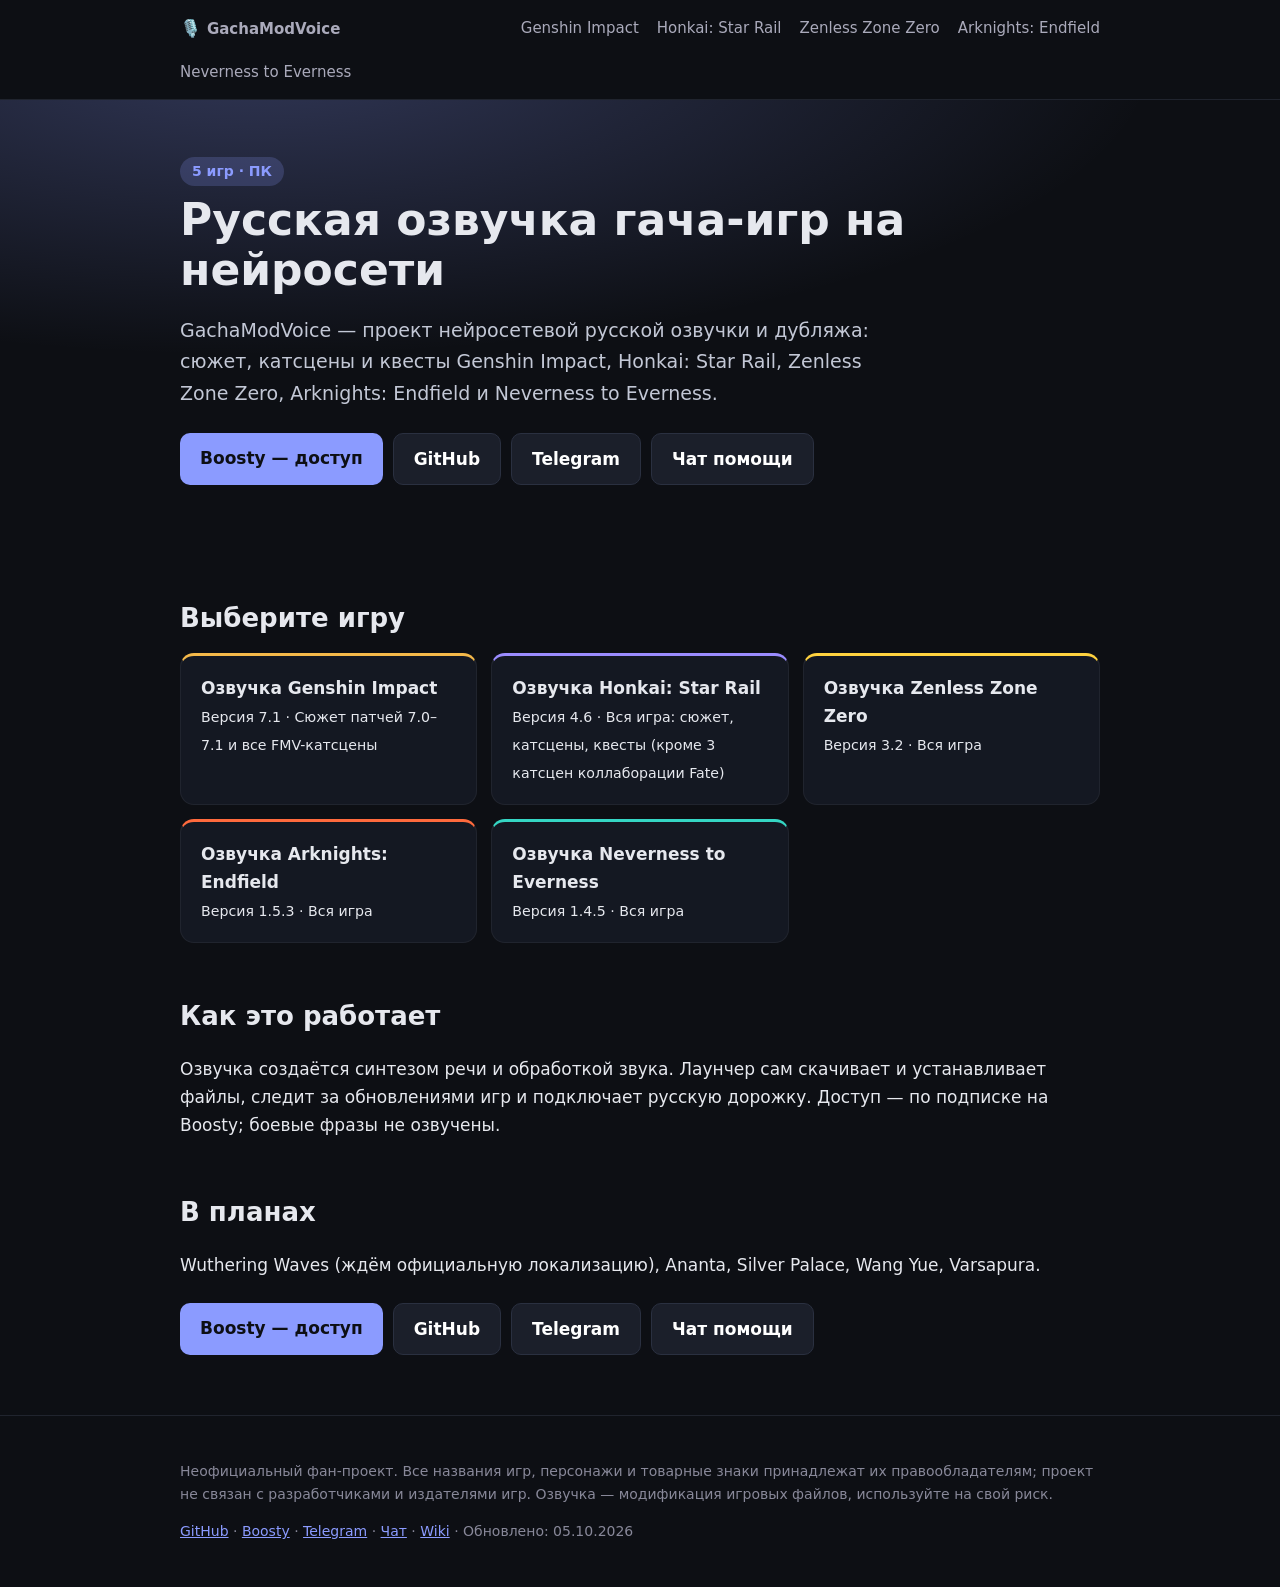
<file: docs/index.html>
<!doctype html><html lang="ru"><head><meta charset="utf-8"><meta name="viewport" content="width=device-width,initial-scale=1">
<title>GachaModVoice — русская озвучка гача-игр: Genshin, Star Rail, ZZZ, Endfield, NTE</title><meta name="description" content="Нейросетевая русская озвучка для Genshin Impact, Honkai: Star Rail, Zenless Zone Zero, Arknights: Endfield и Neverness to Everness на ПК. Версии, демо, инструкции."><link rel="canonical" href="https://kramar1337.github.io/GachaModVoice/">
<meta property="og:type" content="website"><meta property="og:locale" content="ru_RU"><meta property="og:title" content="GachaModVoice — русская озвучка гача-игр: Genshin, Star Rail, ZZZ, Endfield, NTE"><meta property="og:description" content="Нейросетевая русская озвучка для Genshin Impact, Honkai: Star Rail, Zenless Zone Zero, Arknights: Endfield и Neverness to Everness на ПК. Версии, демо, инструкции."><meta property="og:url" content="https://kramar1337.github.io/GachaModVoice/">
<meta name="twitter:card" content="summary"><link rel="icon" href="data:image/svg+xml,%3Csvg xmlns='http://www.w3.org/2000/svg' viewBox='0 0 100 100'%3E%3Ctext y='.9em' font-size='90'%3E🎙️%3C/text%3E%3C/svg%3E">
<link rel="stylesheet" href="assets/style.css"><script type="application/ld+json">[{"@context": "https://schema.org", "@type": "WebSite", "name": "GachaModVoice", "url": "https://kramar1337.github.io/GachaModVoice/", "inLanguage": "ru"}]</script><style>.grid a.card{border-top:3px solid var(--c)}</style></head><body><header class="t"><div class="w"><b>🎙️ <a href="">GachaModVoice</a></b><a href="genshin-impact/">Genshin Impact</a><a href="honkai-star-rail/">Honkai: Star Rail</a><a href="zenless-zone-zero/">Zenless Zone Zero</a><a href="arknights-endfield/">Arknights: Endfield</a><a href="neverness-to-everness/">Neverness to Everness</a></div></header><main><section class="hero"><div class="w"><span class="badge">5 игр · ПК</span><h1>Русская озвучка гача-игр на нейросети</h1>
<p class="lead">GachaModVoice — проект нейросетевой русской озвучки и дубляжа: сюжет, катсцены и квесты Genshin Impact, Honkai: Star Rail, Zenless Zone Zero, Arknights: Endfield и Neverness to Everness.</p><div class="btns"><a class="btn p" href="https://boosty.to/kramar1337">Boosty — доступ</a><a class="btn" href="https://github.com/Kramar1337/GachaModVoice">GitHub</a><a class="btn" href="https://t.me/GachaModVoice">Telegram</a><a class="btn" href="https://t.me/GachaModVoiceChat">Чат помощи</a></div></div></section><div class="w">
<h2>Выберите игру</h2><div class="grid"><a class="card" href="genshin-impact/" style="--c:#f5b94a"><b>Озвучка Genshin Impact</b><br><small>Версия 7.1 · Сюжет патчей 7.0–7.1 и все FMV-катсцены</small></a><a class="card" href="honkai-star-rail/" style="--c:#9b8cff"><b>Озвучка Honkai: Star Rail</b><br><small>Версия 4.6 · Вся игра: сюжет, катсцены, квесты (кроме 3 катсцен коллаборации Fate)</small></a><a class="card" href="zenless-zone-zero/" style="--c:#ffd23f"><b>Озвучка Zenless Zone Zero</b><br><small>Версия 3.2 · Вся игра</small></a><a class="card" href="arknights-endfield/" style="--c:#ff6a3d"><b>Озвучка Arknights: Endfield</b><br><small>Версия 1.5.3 · Вся игра</small></a><a class="card" href="neverness-to-everness/" style="--c:#35d6c4"><b>Озвучка Neverness to Everness</b><br><small>Версия 1.4.5 · Вся игра</small></a></div>
<h2>Как это работает</h2><p>Озвучка создаётся синтезом речи и обработкой звука. Лаунчер сам скачивает и устанавливает файлы, следит за обновлениями игр и подключает русскую дорожку. Доступ — по подписке на Boosty; боевые фразы не озвучены.</p>
<h2>В планах</h2><p>Wuthering Waves (ждём официальную локализацию), Ananta, Silver Palace, Wang Yue, Varsapura.</p><div class="btns"><a class="btn p" href="https://boosty.to/kramar1337">Boosty — доступ</a><a class="btn" href="https://github.com/Kramar1337/GachaModVoice">GitHub</a><a class="btn" href="https://t.me/GachaModVoice">Telegram</a><a class="btn" href="https://t.me/GachaModVoiceChat">Чат помощи</a></div></div></main><footer><div class="w"><p>Неофициальный фан-проект. Все названия игр, персонажи и товарные знаки принадлежат их правообладателям; проект не связан с разработчиками и издателями игр. Озвучка — модификация игровых файлов, используйте на свой риск.</p>
<p><a href="https://github.com/Kramar1337/GachaModVoice">GitHub</a> · <a href="https://boosty.to/kramar1337">Boosty</a> · <a href="https://t.me/GachaModVoice">Telegram</a> · <a href="https://t.me/GachaModVoiceChat">Чат</a> · <a href="https://github.com/Kramar1337/GachaModVoice/wiki">Wiki</a> · Обновлено: 05.10.2026</p></div></footer></body></html>
</file>
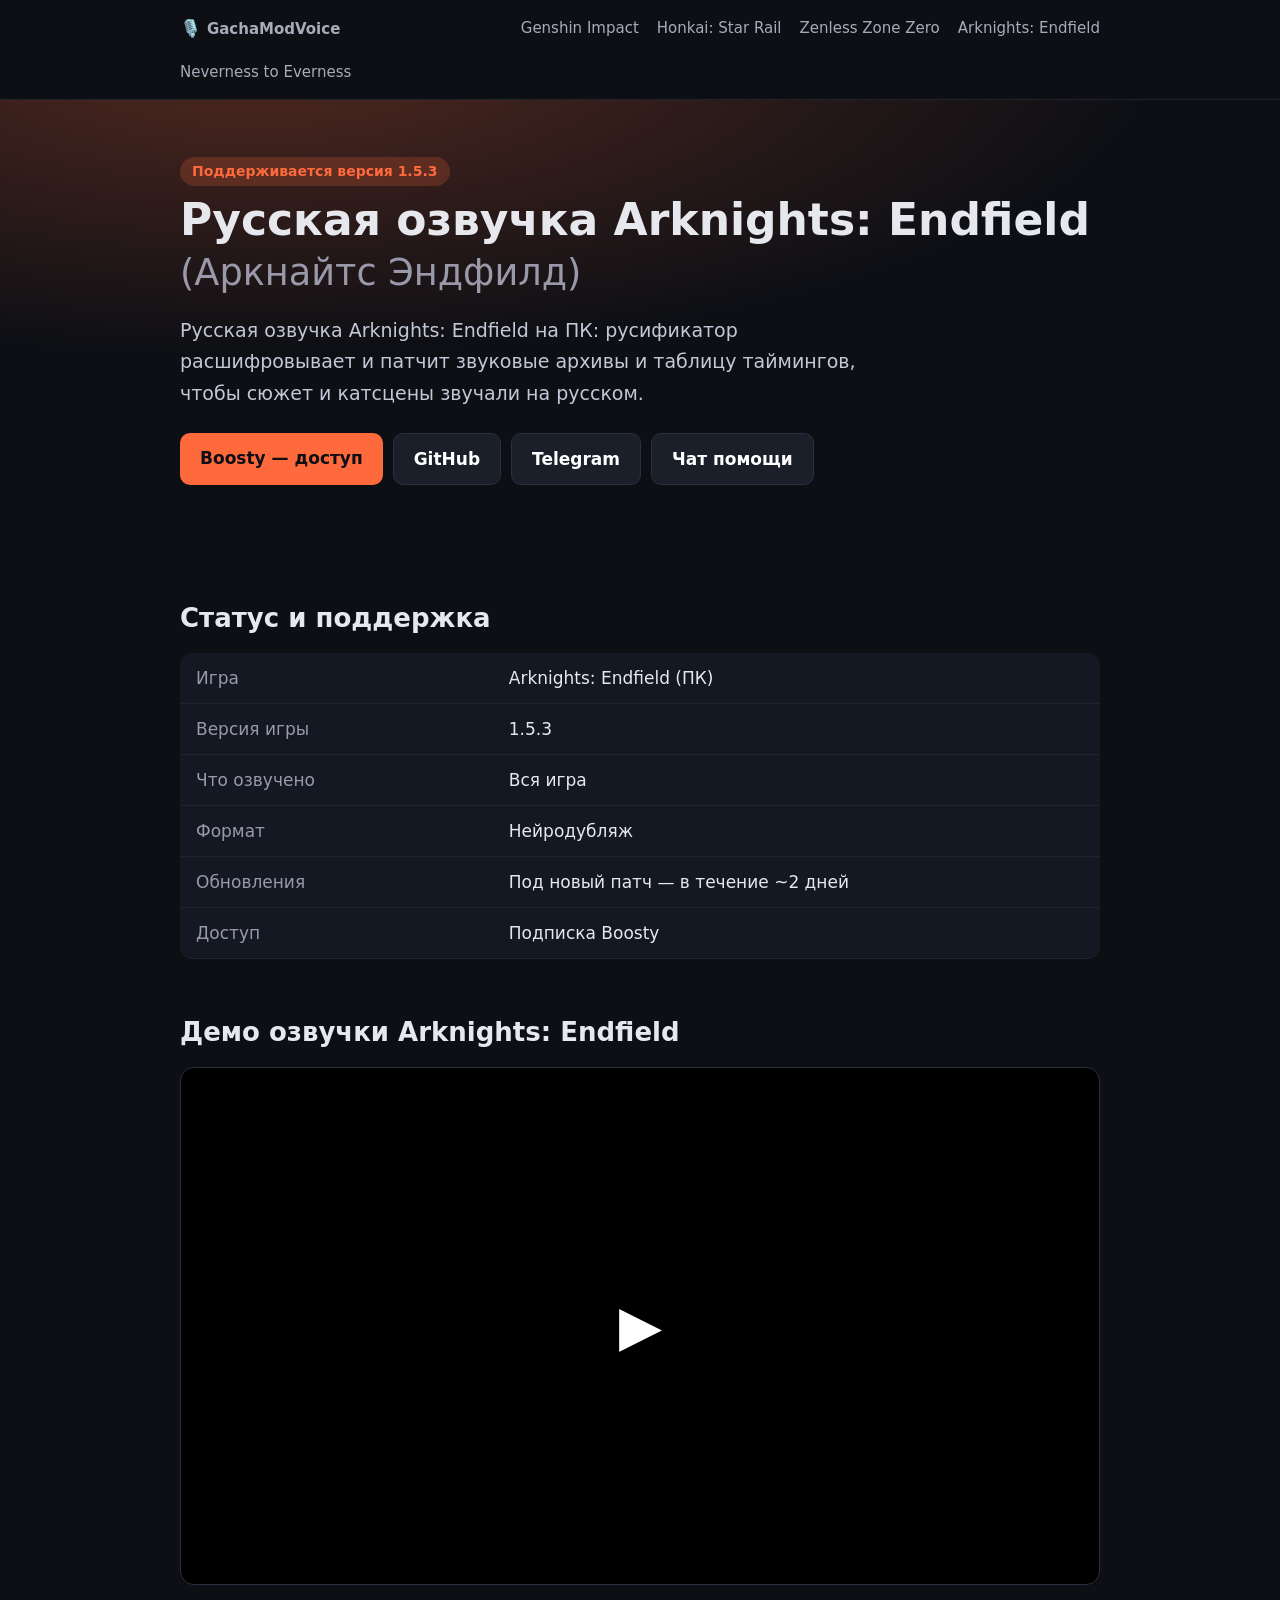
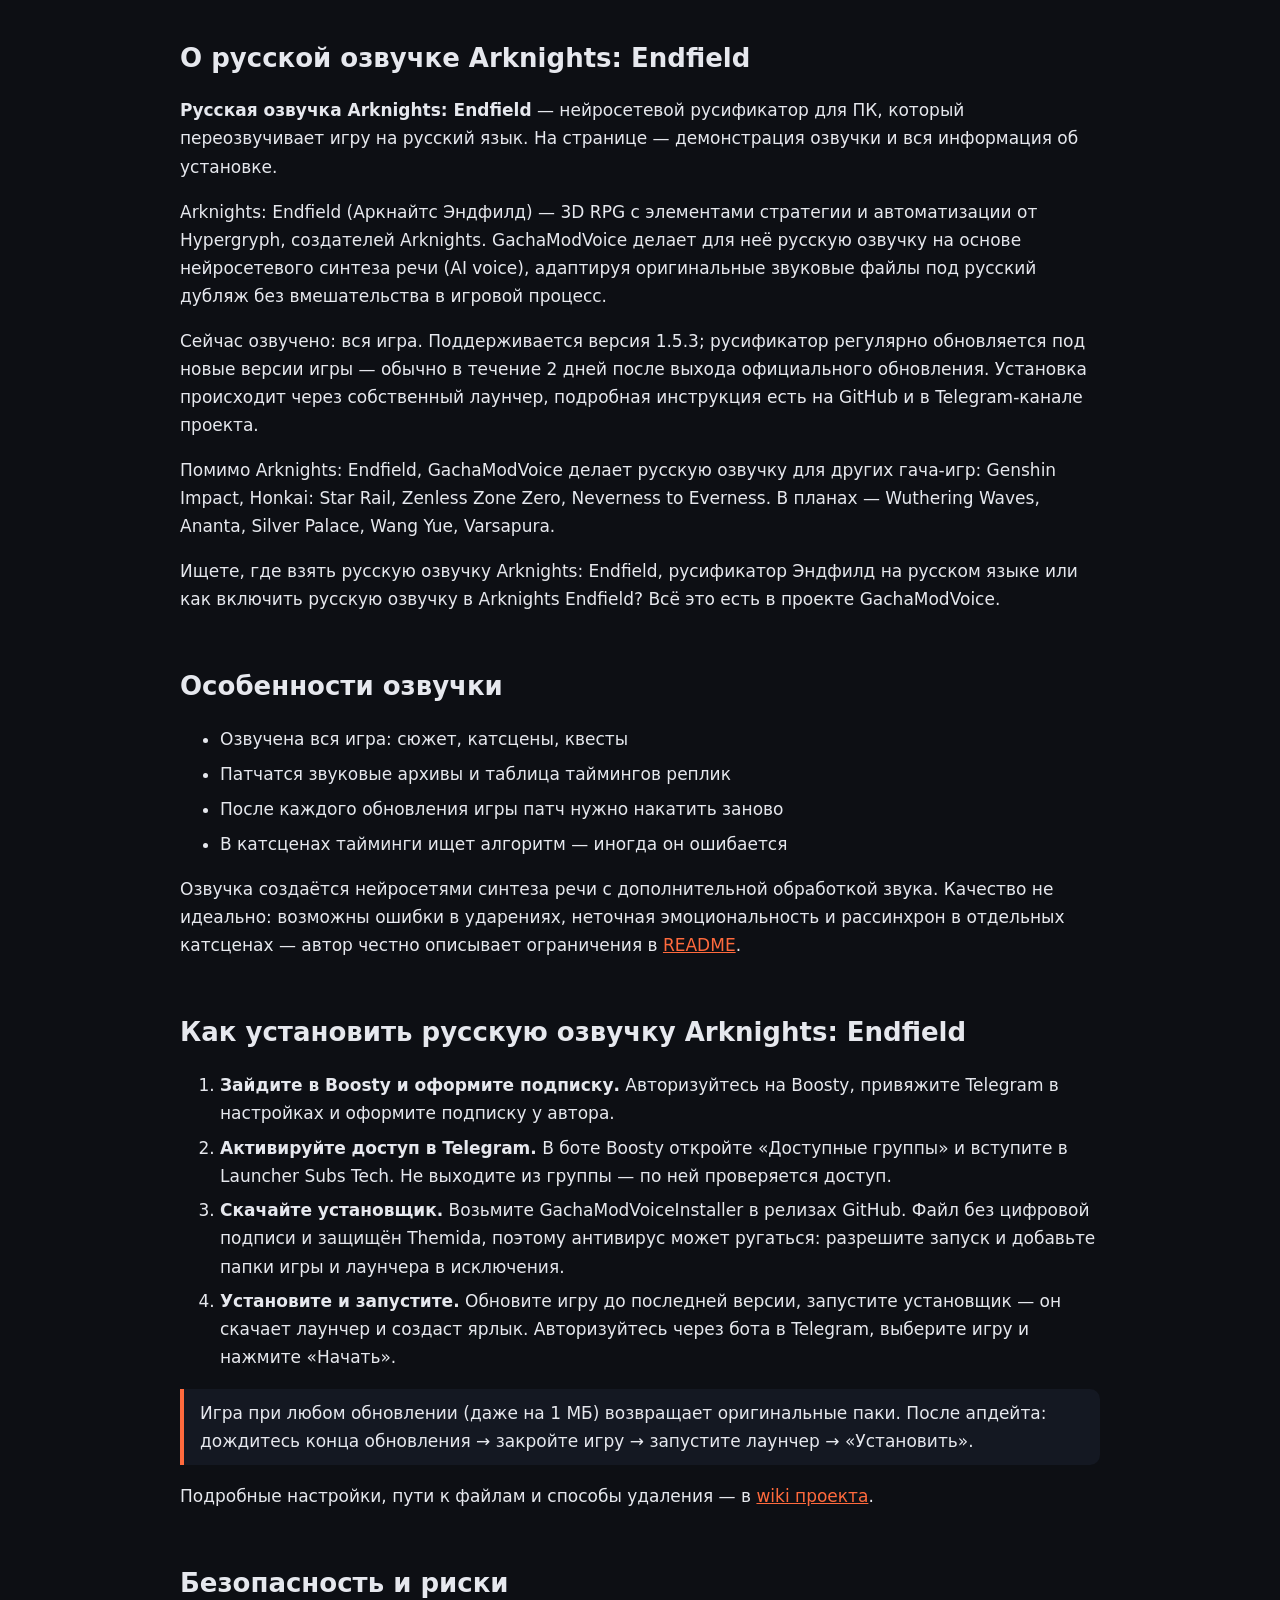
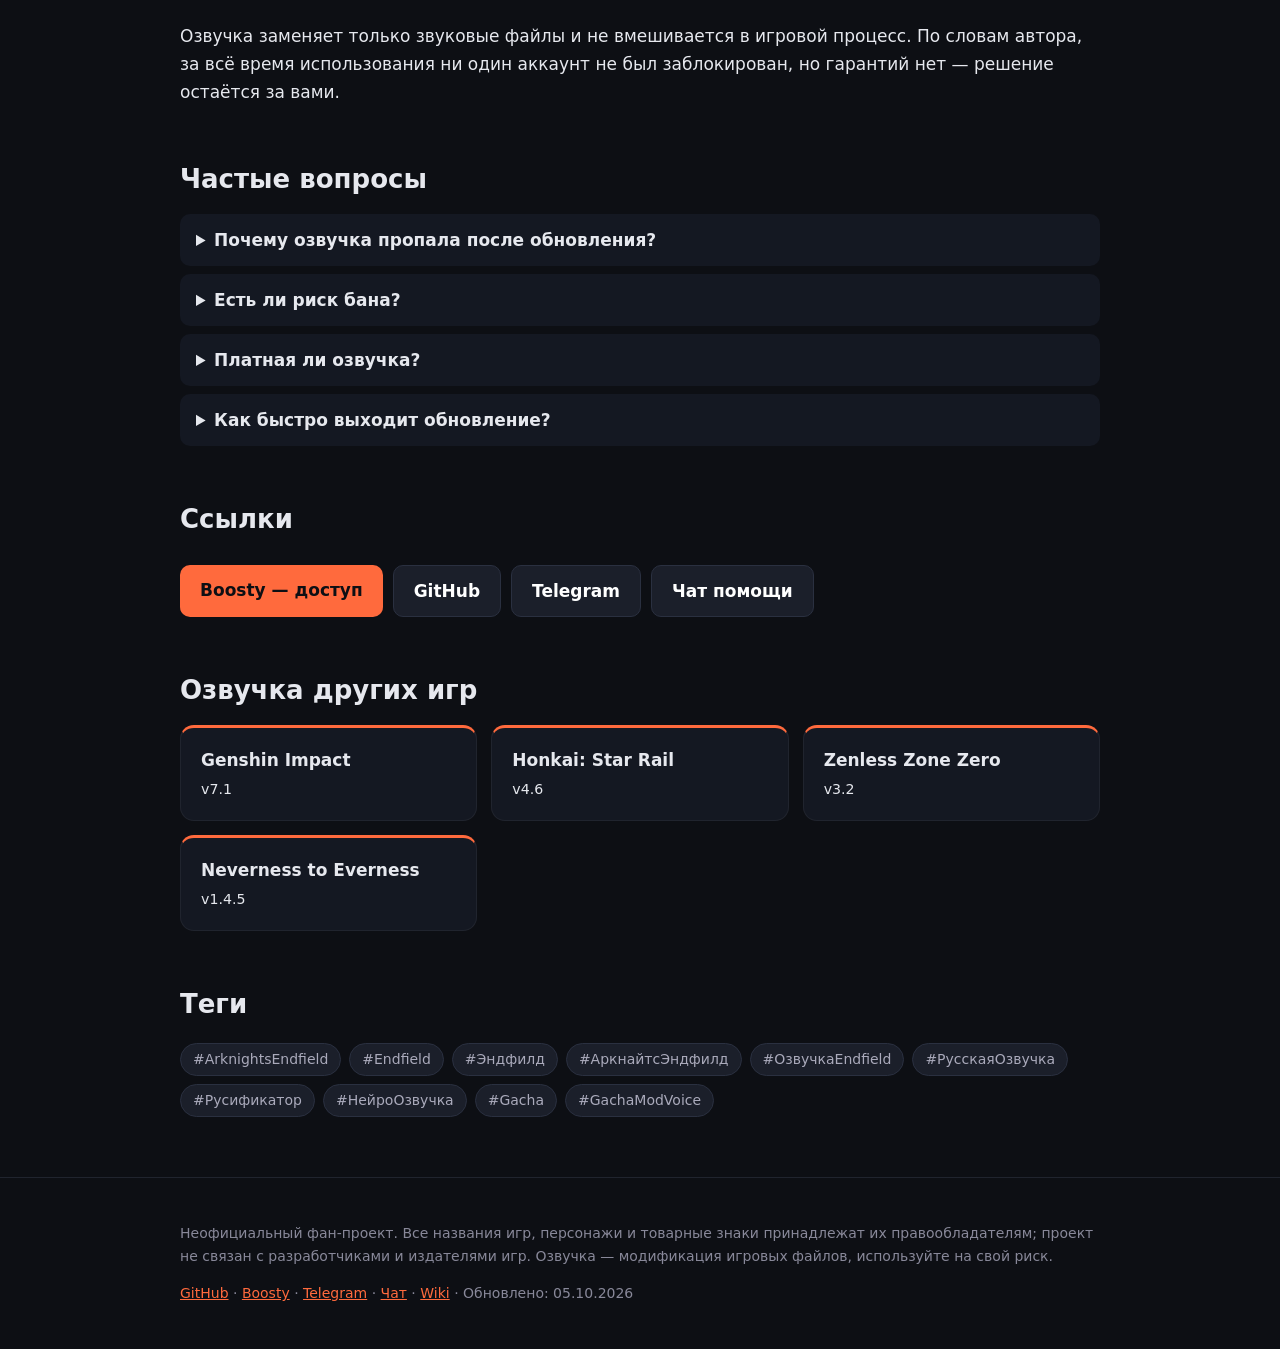
<file: docs/arknights-endfield/index.html>
<!doctype html><html lang="ru"><head><meta charset="utf-8"><meta name="viewport" content="width=device-width,initial-scale=1">
<title>Русская озвучка Arknights: Endfield (Аркнайтс Эндфилд) на ПК — версия 1.5.3 | GachaModVoice</title><meta name="description" content="Русская нейроозвучка Arknights: Endfield на ПК: вся игра. Актуальная версия 1.5.3, демо, инструкция по установке, ссылки на Boosty, GitHub и Telegram."><link rel="canonical" href="https://kramar1337.github.io/GachaModVoice/arknights-endfield/">
<meta property="og:type" content="website"><meta property="og:locale" content="ru_RU"><meta property="og:title" content="Русская озвучка Arknights: Endfield (Аркнайтс Эндфилд) на ПК — версия 1.5.3 | GachaModVoice"><meta property="og:description" content="Русская нейроозвучка Arknights: Endfield на ПК: вся игра. Актуальная версия 1.5.3, демо, инструкция по установке, ссылки на Boosty, GitHub и Telegram."><meta property="og:url" content="https://kramar1337.github.io/GachaModVoice/arknights-endfield/">
<meta name="twitter:card" content="summary"><link rel="icon" href="data:image/svg+xml,%3Csvg xmlns='http://www.w3.org/2000/svg' viewBox='0 0 100 100'%3E%3Ctext y='.9em' font-size='90'%3E🎙️%3C/text%3E%3C/svg%3E">
<link rel="stylesheet" href="../assets/style.css"><script type="application/ld+json">[{"@context": "https://schema.org", "@type": "BreadcrumbList", "itemListElement": [{"@type": "ListItem", "position": 1, "name": "GachaModVoice", "item": "https://kramar1337.github.io/GachaModVoice/"}, {"@type": "ListItem", "position": 2, "name": "Озвучка Arknights: Endfield", "item": "https://kramar1337.github.io/GachaModVoice/arknights-endfield/"}]}, {"@context": "https://schema.org", "@type": "FAQPage", "mainEntity": [{"@type": "Question", "name": "Почему озвучка пропала после обновления?", "acceptedAnswer": {"@type": "Answer", "text": "Игра проверяет паки при каждом обновлении и возвращает оригинал. Закройте игру и снова нажмите «Установить» в лаунчере."}}, {"@type": "Question", "name": "Есть ли риск бана?", "acceptedAnswer": {"@type": "Answer", "text": "Hypergryph проверяет файлы чаще и по хешу, предупредительного бана, по словам автора, нет: при несовпадении игра обычно докачивает файлы. Гарантий нет."}}, {"@type": "Question", "name": "Платная ли озвучка?", "acceptedAnswer": {"@type": "Answer", "text": "Да, доступ к лаунчеру и готовым озвучкам открывает подписка на Boosty: она покрывает серверы, железо и разработку. Создателям контента автор выдаёт доступ бесплатно."}}, {"@type": "Question", "name": "Как быстро выходит обновление?", "acceptedAnswer": {"@type": "Answer", "text": "Когда выходит новая версия игры, озвучка обновляется под неё в течение примерно 2 дней."}}]}, {"@context": "https://schema.org", "@type": "WebPage", "name": "Русская озвучка Arknights: Endfield (Аркнайтс Эндфилд) на ПК — версия 1.5.3 | GachaModVoice", "description": "Русская нейроозвучка Arknights: Endfield на ПК: вся игра. Актуальная версия 1.5.3, демо, инструкция по установке, ссылки на Boosty, GitHub и Telegram.", "inLanguage": "ru", "dateModified": "2026-10-05", "url": "https://kramar1337.github.io/GachaModVoice/arknights-endfield/"}]</script></head><body><style>:root{--a:#ff6a3d}</style><header class="t"><div class="w"><b>🎙️ <a href="../">GachaModVoice</a></b><a href="../genshin-impact/">Genshin Impact</a><a href="../honkai-star-rail/">Honkai: Star Rail</a><a href="../zenless-zone-zero/">Zenless Zone Zero</a><a href="../arknights-endfield/">Arknights: Endfield</a><a href="../neverness-to-everness/">Neverness to Everness</a></div></header><main><section class="hero"><div class="w"><span class="badge">Поддерживается версия 1.5.3</span>
<h1>Русская озвучка Arknights: Endfield <small style="font-weight:400;color:#99a">(Аркнайтс Эндфилд)</small></h1><p class="lead">Русская озвучка Arknights: Endfield на ПК: русификатор расшифровывает и патчит звуковые архивы и таблицу таймингов, чтобы сюжет и катсцены звучали на русском.</p><div class="btns"><a class="btn p" href="https://boosty.to/kramar1337">Boosty — доступ</a><a class="btn" href="https://github.com/Kramar1337/GachaModVoice">GitHub</a><a class="btn" href="https://t.me/GachaModVoice">Telegram</a><a class="btn" href="https://t.me/GachaModVoiceChat">Чат помощи</a></div></div></section><div class="w">
<h2>Статус и поддержка</h2><table><tr><td>Игра</td><td>Arknights: Endfield (ПК)</td></tr><tr><td>Версия игры</td><td>1.5.3</td></tr><tr><td>Что озвучено</td><td>Вся игра</td></tr><tr><td>Формат</td><td>Нейродубляж</td></tr><tr><td>Обновления</td><td>Под новый патч — в течение ~2 дней</td></tr><tr><td>Доступ</td><td>Подписка Boosty</td></tr></table>
<h2>Демо озвучки Arknights: Endfield</h2><div class="demo" data-id="ivPULyW8lEM" style="background-image:url(https://i.ytimg.com/vi/ivPULyW8lEM/hqdefault.jpg)"><button aria-label="Смотреть демо озвучки Arknights: Endfield">▶</button></div>
<h2>О русской озвучке Arknights: Endfield</h2><p><b>Русская озвучка Arknights: Endfield</b> — нейросетевой русификатор для ПК, который переозвучивает игру на русский язык. На странице — демонстрация озвучки и вся информация об установке.</p><p>Arknights: Endfield (Аркнайтс Эндфилд) — 3D RPG с элементами стратегии и автоматизации от Hypergryph, создателей Arknights. GachaModVoice делает для неё русскую озвучку на основе нейросетевого синтеза речи (AI voice), адаптируя оригинальные звуковые файлы под русский дубляж без вмешательства в игровой процесс.</p><p>Сейчас озвучено: вся игра. Поддерживается версия 1.5.3; русификатор регулярно обновляется под новые версии игры — обычно в течение 2 дней после выхода официального обновления. Установка происходит через собственный лаунчер, подробная инструкция есть на GitHub и в Telegram-канале проекта.</p><p>Помимо Arknights: Endfield, GachaModVoice делает русскую озвучку для других гача-игр: Genshin Impact, Honkai: Star Rail, Zenless Zone Zero, Neverness to Everness. В планах — Wuthering Waves, Ananta, Silver Palace, Wang Yue, Varsapura.</p><p>Ищете, где взять русскую озвучку Arknights: Endfield, русификатор Эндфилд на русском языке или как включить русскую озвучку в Arknights Endfield? Всё это есть в проекте GachaModVoice.</p><h2>Особенности озвучки</h2><ul class="f"><li>Озвучена вся игра: сюжет, катсцены, квесты</li><li>Патчатся звуковые архивы и таблица таймингов реплик</li><li>После каждого обновления игры патч нужно накатить заново</li><li>В катсценах тайминги ищет алгоритм — иногда он ошибается</li></ul>
<p>Озвучка создаётся нейросетями синтеза речи с дополнительной обработкой звука. Качество не идеально: возможны ошибки в ударениях, неточная эмоциональность и рассинхрон в отдельных катсценах — автор честно описывает ограничения в <a href="https://github.com/Kramar1337/GachaModVoice#readme">README</a>.</p>
<h2>Как установить русскую озвучку Arknights: Endfield</h2><ol><li><b>Зайдите в Boosty и оформите подписку.</b> Авторизуйтесь на Boosty, привяжите Telegram в настройках и оформите подписку у автора.</li><li><b>Активируйте доступ в Telegram.</b> В боте Boosty откройте «Доступные группы» и вступите в Launcher Subs Tech. Не выходите из группы — по ней проверяется доступ.</li><li><b>Скачайте установщик.</b> Возьмите GachaModVoiceInstaller в релизах GitHub. Файл без цифровой подписи и защищён Themida, поэтому антивирус может ругаться: разрешите запуск и добавьте папки игры и лаунчера в исключения.</li><li><b>Установите и запустите.</b> Обновите игру до последней версии, запустите установщик — он скачает лаунчер и создаст ярлык. Авторизуйтесь через бота в Telegram, выберите игру и нажмите «Начать».</li></ol><div class="note">Игра при любом обновлении (даже на 1 МБ) возвращает оригинальные паки. После апдейта: дождитесь конца обновления → закройте игру → запустите лаунчер → «Установить».</div>
<p>Подробные настройки, пути к файлам и способы удаления — в <a href="https://github.com/Kramar1337/GachaModVoice/wiki">wiki проекта</a>.</p>
<h2>Безопасность и риски</h2><p>Озвучка заменяет только звуковые файлы и не вмешивается в игровой процесс. По словам автора, за всё время использования ни один аккаунт не был заблокирован, но гарантий нет — решение остаётся за вами.</p>
<h2>Частые вопросы</h2><details><summary>Почему озвучка пропала после обновления?</summary><p>Игра проверяет паки при каждом обновлении и возвращает оригинал. Закройте игру и снова нажмите «Установить» в лаунчере.</p></details><details><summary>Есть ли риск бана?</summary><p>Hypergryph проверяет файлы чаще и по хешу, предупредительного бана, по словам автора, нет: при несовпадении игра обычно докачивает файлы. Гарантий нет.</p></details><details><summary>Платная ли озвучка?</summary><p>Да, доступ к лаунчеру и готовым озвучкам открывает подписка на Boosty: она покрывает серверы, железо и разработку. Создателям контента автор выдаёт доступ бесплатно.</p></details><details><summary>Как быстро выходит обновление?</summary><p>Когда выходит новая версия игры, озвучка обновляется под неё в течение примерно 2 дней.</p></details><h2>Ссылки</h2><div class="btns"><a class="btn p" href="https://boosty.to/kramar1337">Boosty — доступ</a><a class="btn" href="https://github.com/Kramar1337/GachaModVoice">GitHub</a><a class="btn" href="https://t.me/GachaModVoice">Telegram</a><a class="btn" href="https://t.me/GachaModVoiceChat">Чат помощи</a></div>
<h2>Озвучка других игр</h2><div class="grid" style="--c:#ff6a3d"><a class="card" href="../genshin-impact/"><b>Genshin Impact</b><br><small>v7.1</small></a><a class="card" href="../honkai-star-rail/"><b>Honkai: Star Rail</b><br><small>v4.6</small></a><a class="card" href="../zenless-zone-zero/"><b>Zenless Zone Zero</b><br><small>v3.2</small></a><a class="card" href="../neverness-to-everness/"><b>Neverness to Everness</b><br><small>v1.4.5</small></a></div><h2>Теги</h2><p class="tags"><span>#ArknightsEndfield</span><span>#Endfield</span><span>#Эндфилд</span><span>#АркнайтсЭндфилд</span><span>#ОзвучкаEndfield</span><span>#РусскаяОзвучка</span><span>#Русификатор</span><span>#НейроОзвучка</span><span>#Gacha</span><span>#GachaModVoice</span></p></div></main><footer><div class="w"><p>Неофициальный фан-проект. Все названия игр, персонажи и товарные знаки принадлежат их правообладателям; проект не связан с разработчиками и издателями игр. Озвучка — модификация игровых файлов, используйте на свой риск.</p>
<p><a href="https://github.com/Kramar1337/GachaModVoice">GitHub</a> · <a href="https://boosty.to/kramar1337">Boosty</a> · <a href="https://t.me/GachaModVoice">Telegram</a> · <a href="https://t.me/GachaModVoiceChat">Чат</a> · <a href="https://github.com/Kramar1337/GachaModVoice/wiki">Wiki</a> · Обновлено: 05.10.2026</p></div></footer></body></html><script>document.querySelectorAll('.demo').forEach(function(e){e.onclick=function(){e.innerHTML='<iframe src="https://www.youtube-nocookie.com/embed/'+e.dataset.id+'?autoplay=1" allow="autoplay;encrypted-media;fullscreen" allowfullscreen title="Демо озвучки"></iframe>'}})</script>
</file>
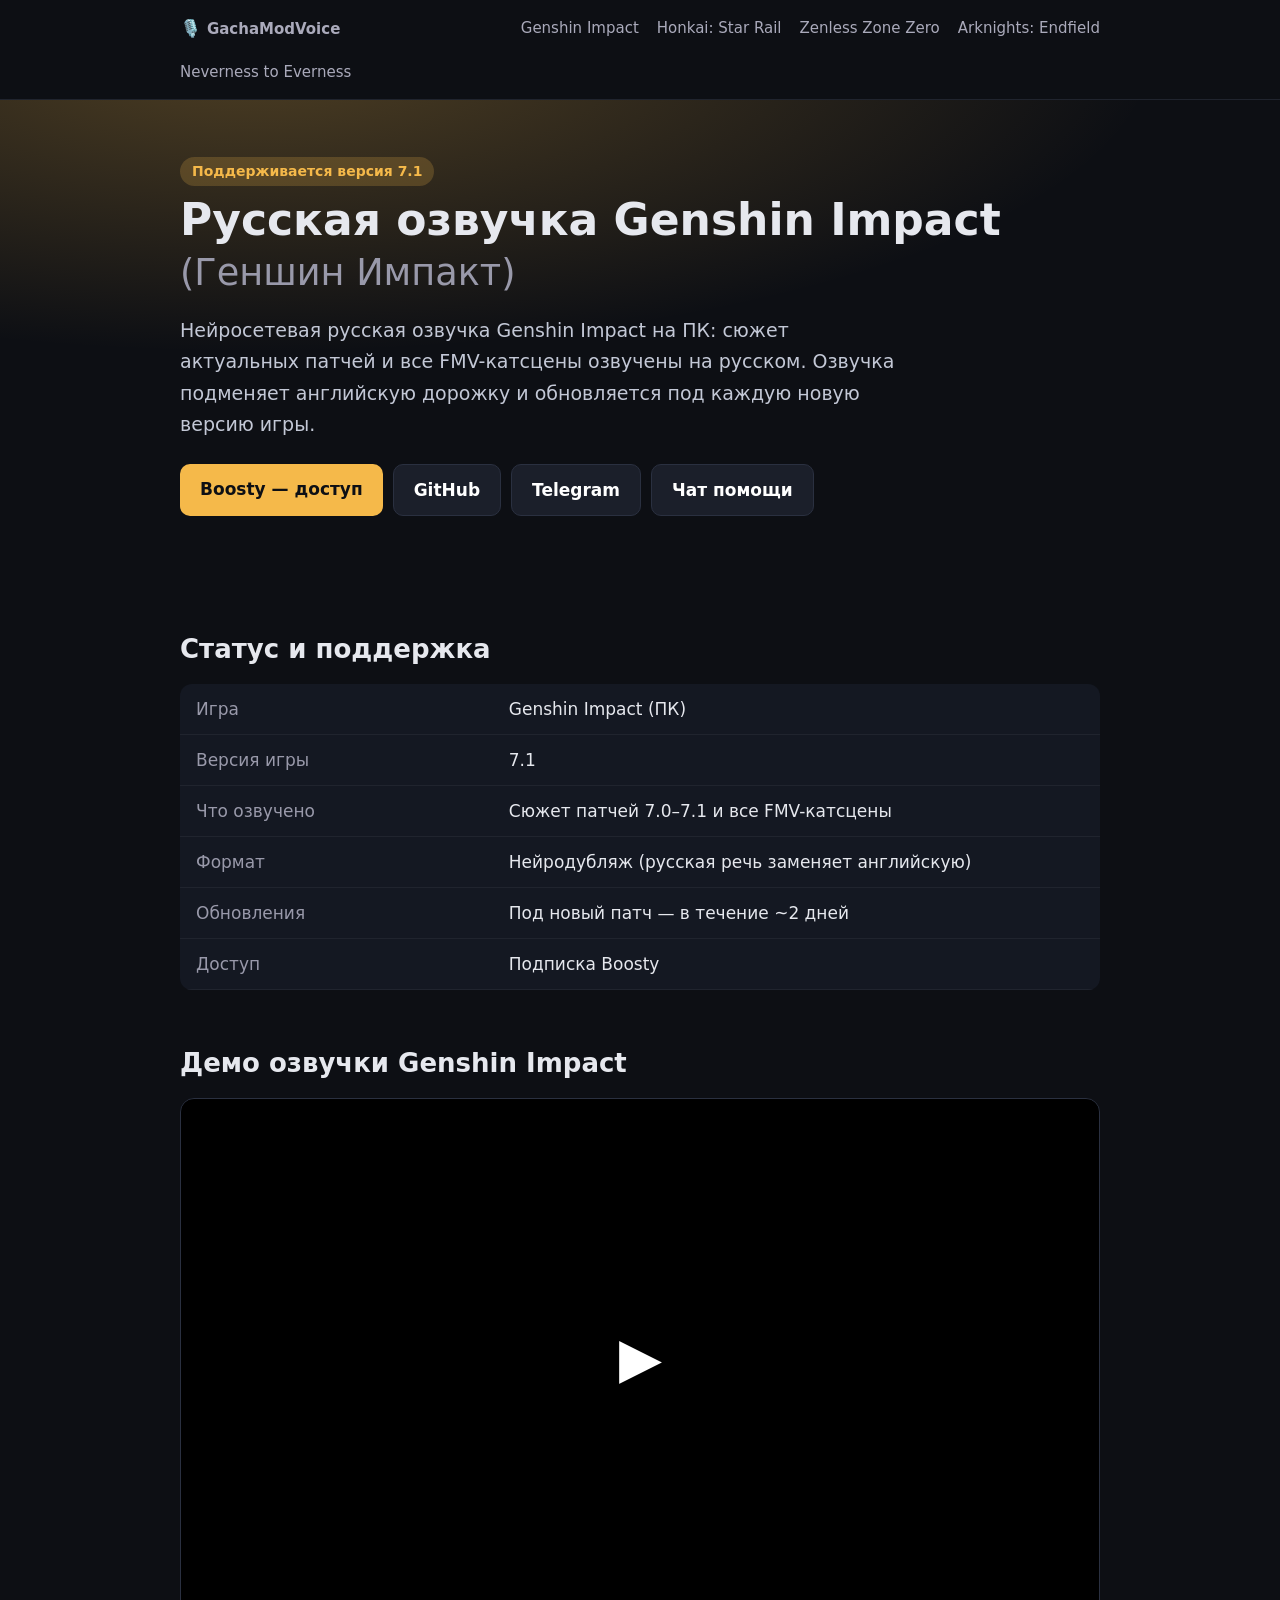
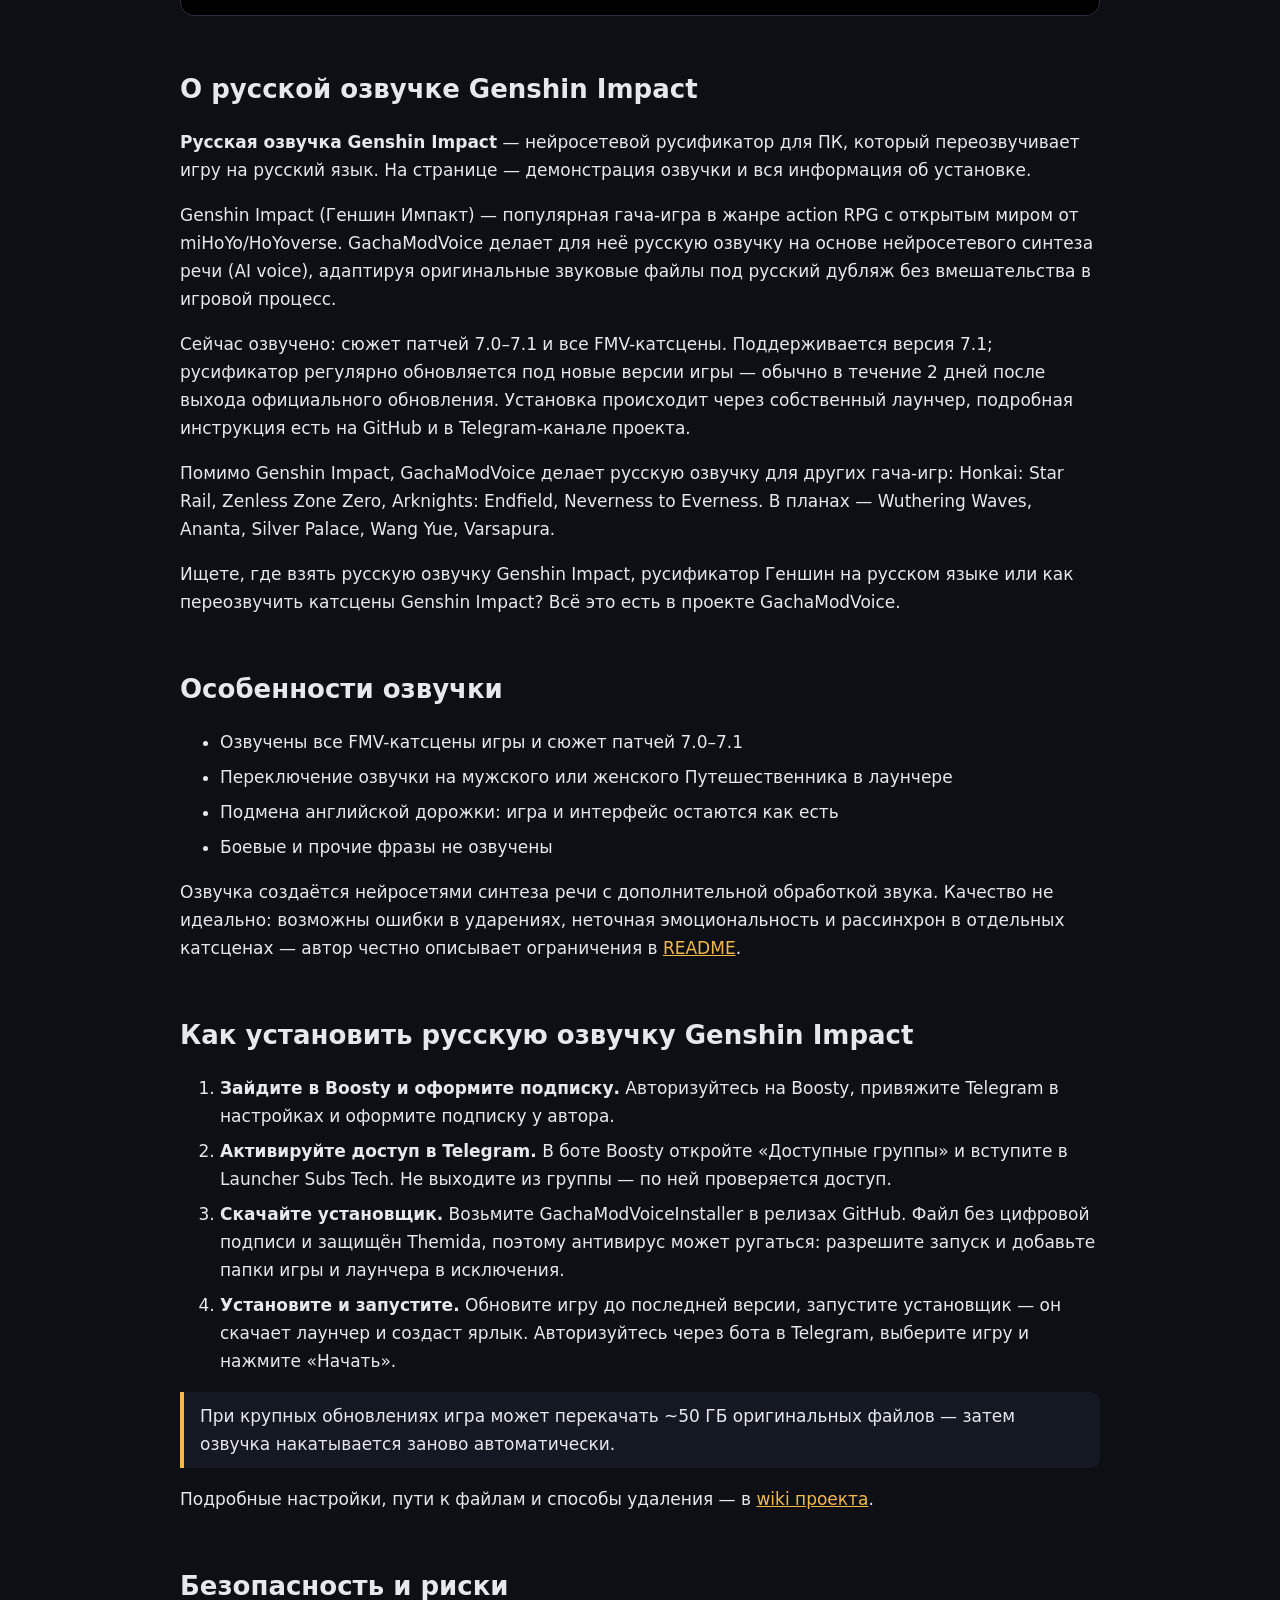
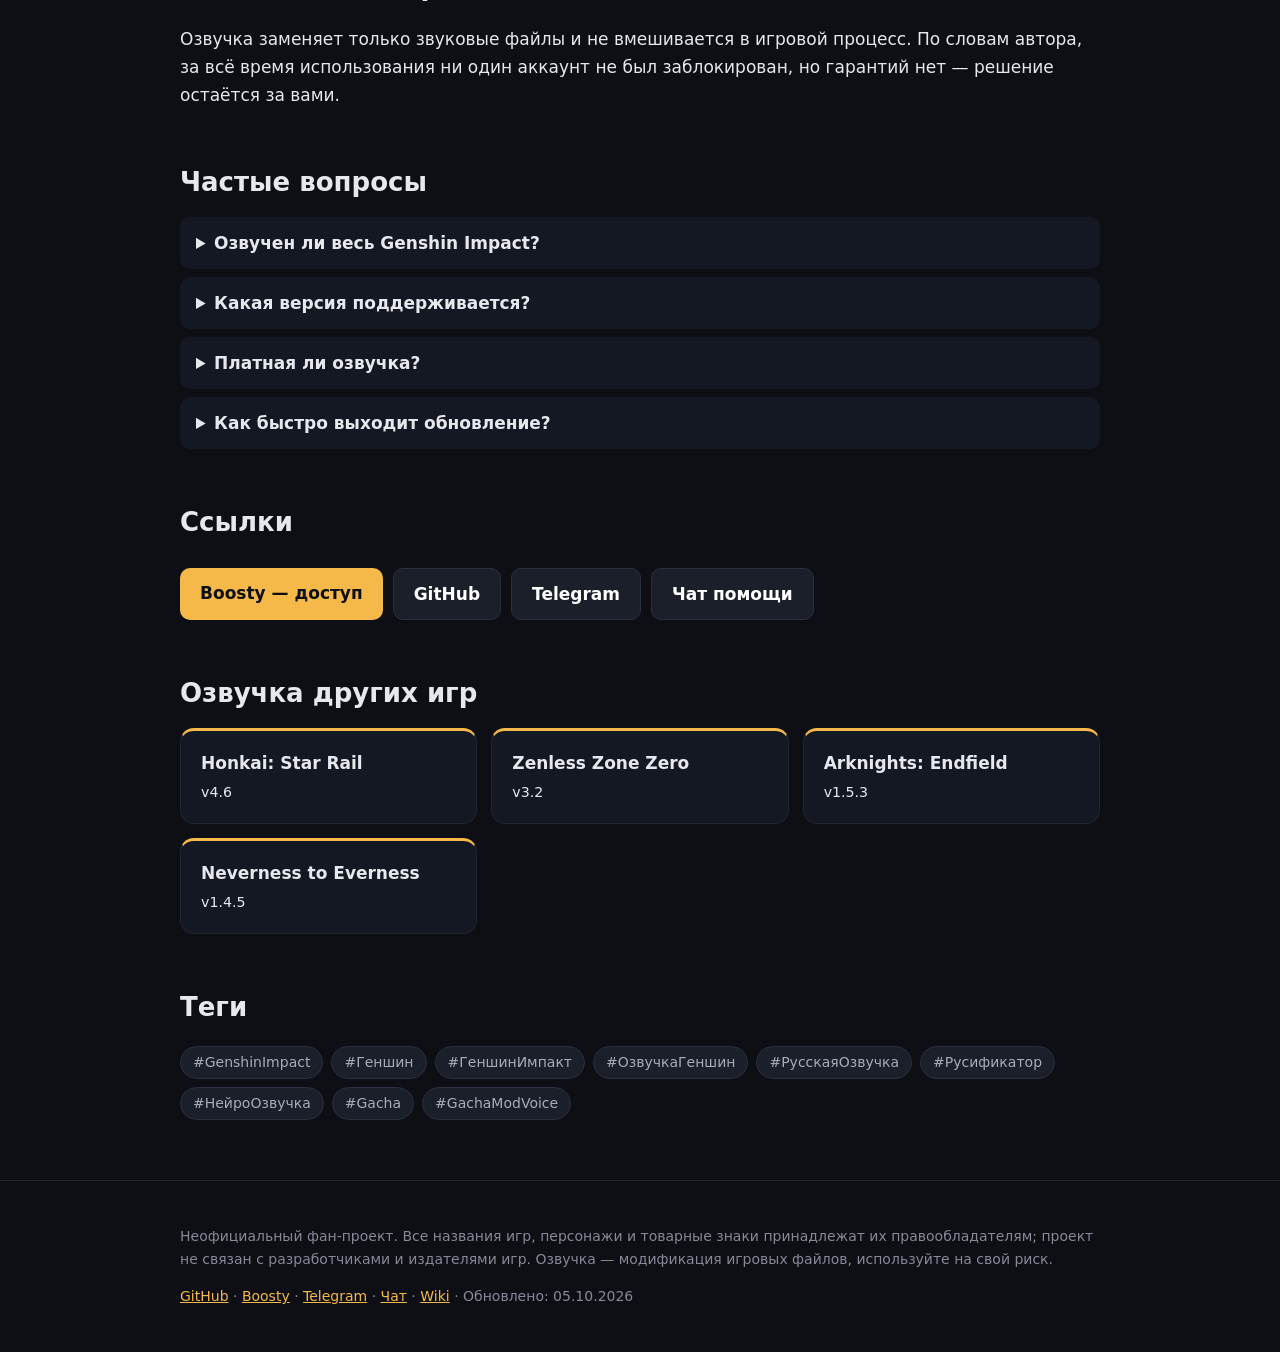
<file: docs/genshin-impact/index.html>
<!doctype html><html lang="ru"><head><meta charset="utf-8"><meta name="viewport" content="width=device-width,initial-scale=1">
<title>Русская озвучка Genshin Impact (Геншин Импакт) на ПК — версия 7.1 | GachaModVoice</title><meta name="description" content="Русская нейроозвучка Genshin Impact на ПК: сюжет патчей 7.0–7.1 и все fmv-катсцены. Актуальная версия 7.1, демо, инструкция по установке, ссылки на Boosty, GitHub и Telegram."><link rel="canonical" href="https://kramar1337.github.io/GachaModVoice/genshin-impact/">
<meta property="og:type" content="website"><meta property="og:locale" content="ru_RU"><meta property="og:title" content="Русская озвучка Genshin Impact (Геншин Импакт) на ПК — версия 7.1 | GachaModVoice"><meta property="og:description" content="Русская нейроозвучка Genshin Impact на ПК: сюжет патчей 7.0–7.1 и все fmv-катсцены. Актуальная версия 7.1, демо, инструкция по установке, ссылки на Boosty, GitHub и Telegram."><meta property="og:url" content="https://kramar1337.github.io/GachaModVoice/genshin-impact/">
<meta name="twitter:card" content="summary"><link rel="icon" href="data:image/svg+xml,%3Csvg xmlns='http://www.w3.org/2000/svg' viewBox='0 0 100 100'%3E%3Ctext y='.9em' font-size='90'%3E🎙️%3C/text%3E%3C/svg%3E">
<link rel="stylesheet" href="../assets/style.css"><script type="application/ld+json">[{"@context": "https://schema.org", "@type": "BreadcrumbList", "itemListElement": [{"@type": "ListItem", "position": 1, "name": "GachaModVoice", "item": "https://kramar1337.github.io/GachaModVoice/"}, {"@type": "ListItem", "position": 2, "name": "Озвучка Genshin Impact", "item": "https://kramar1337.github.io/GachaModVoice/genshin-impact/"}]}, {"@context": "https://schema.org", "@type": "FAQPage", "mainEntity": [{"@type": "Question", "name": "Озвучен ли весь Genshin Impact?", "acceptedAnswer": {"@type": "Answer", "text": "Нет. Сейчас доступны катсцены и сюжет патчей 7.0–7.1. Полная озвучка игры — в планах и займёт месяцы."}}, {"@type": "Question", "name": "Какая версия поддерживается?", "acceptedAnswer": {"@type": "Answer", "text": "Genshin Impact 7.1. Под новый патч озвучка обновляется в течение ~2 дней."}}, {"@type": "Question", "name": "Платная ли озвучка?", "acceptedAnswer": {"@type": "Answer", "text": "Да, доступ к лаунчеру и готовым озвучкам открывает подписка на Boosty: она покрывает серверы, железо и разработку. Создателям контента автор выдаёт доступ бесплатно."}}, {"@type": "Question", "name": "Как быстро выходит обновление?", "acceptedAnswer": {"@type": "Answer", "text": "Когда выходит новая версия игры, озвучка обновляется под неё в течение примерно 2 дней."}}]}, {"@context": "https://schema.org", "@type": "WebPage", "name": "Русская озвучка Genshin Impact (Геншин Импакт) на ПК — версия 7.1 | GachaModVoice", "description": "Русская нейроозвучка Genshin Impact на ПК: сюжет патчей 7.0–7.1 и все fmv-катсцены. Актуальная версия 7.1, демо, инструкция по установке, ссылки на Boosty, GitHub и Telegram.", "inLanguage": "ru", "dateModified": "2026-10-05", "url": "https://kramar1337.github.io/GachaModVoice/genshin-impact/"}]</script></head><body><style>:root{--a:#f5b94a}</style><header class="t"><div class="w"><b>🎙️ <a href="../">GachaModVoice</a></b><a href="../genshin-impact/">Genshin Impact</a><a href="../honkai-star-rail/">Honkai: Star Rail</a><a href="../zenless-zone-zero/">Zenless Zone Zero</a><a href="../arknights-endfield/">Arknights: Endfield</a><a href="../neverness-to-everness/">Neverness to Everness</a></div></header><main><section class="hero"><div class="w"><span class="badge">Поддерживается версия 7.1</span>
<h1>Русская озвучка Genshin Impact <small style="font-weight:400;color:#99a">(Геншин Импакт)</small></h1><p class="lead">Нейросетевая русская озвучка Genshin Impact на ПК: сюжет актуальных патчей и все FMV-катсцены озвучены на русском. Озвучка подменяет английскую дорожку и обновляется под каждую новую версию игры.</p><div class="btns"><a class="btn p" href="https://boosty.to/kramar1337">Boosty — доступ</a><a class="btn" href="https://github.com/Kramar1337/GachaModVoice">GitHub</a><a class="btn" href="https://t.me/GachaModVoice">Telegram</a><a class="btn" href="https://t.me/GachaModVoiceChat">Чат помощи</a></div></div></section><div class="w">
<h2>Статус и поддержка</h2><table><tr><td>Игра</td><td>Genshin Impact (ПК)</td></tr><tr><td>Версия игры</td><td>7.1</td></tr><tr><td>Что озвучено</td><td>Сюжет патчей 7.0–7.1 и все FMV-катсцены</td></tr><tr><td>Формат</td><td>Нейродубляж (русская речь заменяет английскую)</td></tr><tr><td>Обновления</td><td>Под новый патч — в течение ~2 дней</td></tr><tr><td>Доступ</td><td>Подписка Boosty</td></tr></table>
<h2>Демо озвучки Genshin Impact</h2><div class="demo" data-id="a3cMkVybVsI" style="background-image:url(https://i.ytimg.com/vi/a3cMkVybVsI/hqdefault.jpg)"><button aria-label="Смотреть демо озвучки Genshin Impact">▶</button></div>
<h2>О русской озвучке Genshin Impact</h2><p><b>Русская озвучка Genshin Impact</b> — нейросетевой русификатор для ПК, который переозвучивает игру на русский язык. На странице — демонстрация озвучки и вся информация об установке.</p><p>Genshin Impact (Геншин Импакт) — популярная гача-игра в жанре action RPG с открытым миром от miHoYo/HoYoverse. GachaModVoice делает для неё русскую озвучку на основе нейросетевого синтеза речи (AI voice), адаптируя оригинальные звуковые файлы под русский дубляж без вмешательства в игровой процесс.</p><p>Сейчас озвучено: сюжет патчей 7.0–7.1 и все FMV-катсцены. Поддерживается версия 7.1; русификатор регулярно обновляется под новые версии игры — обычно в течение 2 дней после выхода официального обновления. Установка происходит через собственный лаунчер, подробная инструкция есть на GitHub и в Telegram-канале проекта.</p><p>Помимо Genshin Impact, GachaModVoice делает русскую озвучку для других гача-игр: Honkai: Star Rail, Zenless Zone Zero, Arknights: Endfield, Neverness to Everness. В планах — Wuthering Waves, Ananta, Silver Palace, Wang Yue, Varsapura.</p><p>Ищете, где взять русскую озвучку Genshin Impact, русификатор Геншин на русском языке или как переозвучить катсцены Genshin Impact? Всё это есть в проекте GachaModVoice.</p><h2>Особенности озвучки</h2><ul class="f"><li>Озвучены все FMV-катсцены игры и сюжет патчей 7.0–7.1</li><li>Переключение озвучки на мужского или женского Путешественника в лаунчере</li><li>Подмена английской дорожки: игра и интерфейс остаются как есть</li><li>Боевые и прочие фразы не озвучены</li></ul>
<p>Озвучка создаётся нейросетями синтеза речи с дополнительной обработкой звука. Качество не идеально: возможны ошибки в ударениях, неточная эмоциональность и рассинхрон в отдельных катсценах — автор честно описывает ограничения в <a href="https://github.com/Kramar1337/GachaModVoice#readme">README</a>.</p>
<h2>Как установить русскую озвучку Genshin Impact</h2><ol><li><b>Зайдите в Boosty и оформите подписку.</b> Авторизуйтесь на Boosty, привяжите Telegram в настройках и оформите подписку у автора.</li><li><b>Активируйте доступ в Telegram.</b> В боте Boosty откройте «Доступные группы» и вступите в Launcher Subs Tech. Не выходите из группы — по ней проверяется доступ.</li><li><b>Скачайте установщик.</b> Возьмите GachaModVoiceInstaller в релизах GitHub. Файл без цифровой подписи и защищён Themida, поэтому антивирус может ругаться: разрешите запуск и добавьте папки игры и лаунчера в исключения.</li><li><b>Установите и запустите.</b> Обновите игру до последней версии, запустите установщик — он скачает лаунчер и создаст ярлык. Авторизуйтесь через бота в Telegram, выберите игру и нажмите «Начать».</li></ol><div class="note">При крупных обновлениях игра может перекачать ~50 ГБ оригинальных файлов — затем озвучка накатывается заново автоматически.</div>
<p>Подробные настройки, пути к файлам и способы удаления — в <a href="https://github.com/Kramar1337/GachaModVoice/wiki">wiki проекта</a>.</p>
<h2>Безопасность и риски</h2><p>Озвучка заменяет только звуковые файлы и не вмешивается в игровой процесс. По словам автора, за всё время использования ни один аккаунт не был заблокирован, но гарантий нет — решение остаётся за вами.</p>
<h2>Частые вопросы</h2><details><summary>Озвучен ли весь Genshin Impact?</summary><p>Нет. Сейчас доступны катсцены и сюжет патчей 7.0–7.1. Полная озвучка игры — в планах и займёт месяцы.</p></details><details><summary>Какая версия поддерживается?</summary><p>Genshin Impact 7.1. Под новый патч озвучка обновляется в течение ~2 дней.</p></details><details><summary>Платная ли озвучка?</summary><p>Да, доступ к лаунчеру и готовым озвучкам открывает подписка на Boosty: она покрывает серверы, железо и разработку. Создателям контента автор выдаёт доступ бесплатно.</p></details><details><summary>Как быстро выходит обновление?</summary><p>Когда выходит новая версия игры, озвучка обновляется под неё в течение примерно 2 дней.</p></details><h2>Ссылки</h2><div class="btns"><a class="btn p" href="https://boosty.to/kramar1337">Boosty — доступ</a><a class="btn" href="https://github.com/Kramar1337/GachaModVoice">GitHub</a><a class="btn" href="https://t.me/GachaModVoice">Telegram</a><a class="btn" href="https://t.me/GachaModVoiceChat">Чат помощи</a></div>
<h2>Озвучка других игр</h2><div class="grid" style="--c:#f5b94a"><a class="card" href="../honkai-star-rail/"><b>Honkai: Star Rail</b><br><small>v4.6</small></a><a class="card" href="../zenless-zone-zero/"><b>Zenless Zone Zero</b><br><small>v3.2</small></a><a class="card" href="../arknights-endfield/"><b>Arknights: Endfield</b><br><small>v1.5.3</small></a><a class="card" href="../neverness-to-everness/"><b>Neverness to Everness</b><br><small>v1.4.5</small></a></div><h2>Теги</h2><p class="tags"><span>#GenshinImpact</span><span>#Геншин</span><span>#ГеншинИмпакт</span><span>#ОзвучкаГеншин</span><span>#РусскаяОзвучка</span><span>#Русификатор</span><span>#НейроОзвучка</span><span>#Gacha</span><span>#GachaModVoice</span></p></div></main><footer><div class="w"><p>Неофициальный фан-проект. Все названия игр, персонажи и товарные знаки принадлежат их правообладателям; проект не связан с разработчиками и издателями игр. Озвучка — модификация игровых файлов, используйте на свой риск.</p>
<p><a href="https://github.com/Kramar1337/GachaModVoice">GitHub</a> · <a href="https://boosty.to/kramar1337">Boosty</a> · <a href="https://t.me/GachaModVoice">Telegram</a> · <a href="https://t.me/GachaModVoiceChat">Чат</a> · <a href="https://github.com/Kramar1337/GachaModVoice/wiki">Wiki</a> · Обновлено: 05.10.2026</p></div></footer></body></html><script>document.querySelectorAll('.demo').forEach(function(e){e.onclick=function(){e.innerHTML='<iframe src="https://www.youtube-nocookie.com/embed/'+e.dataset.id+'?autoplay=1" allow="autoplay;encrypted-media;fullscreen" allowfullscreen title="Демо озвучки"></iframe>'}})</script>
</file>
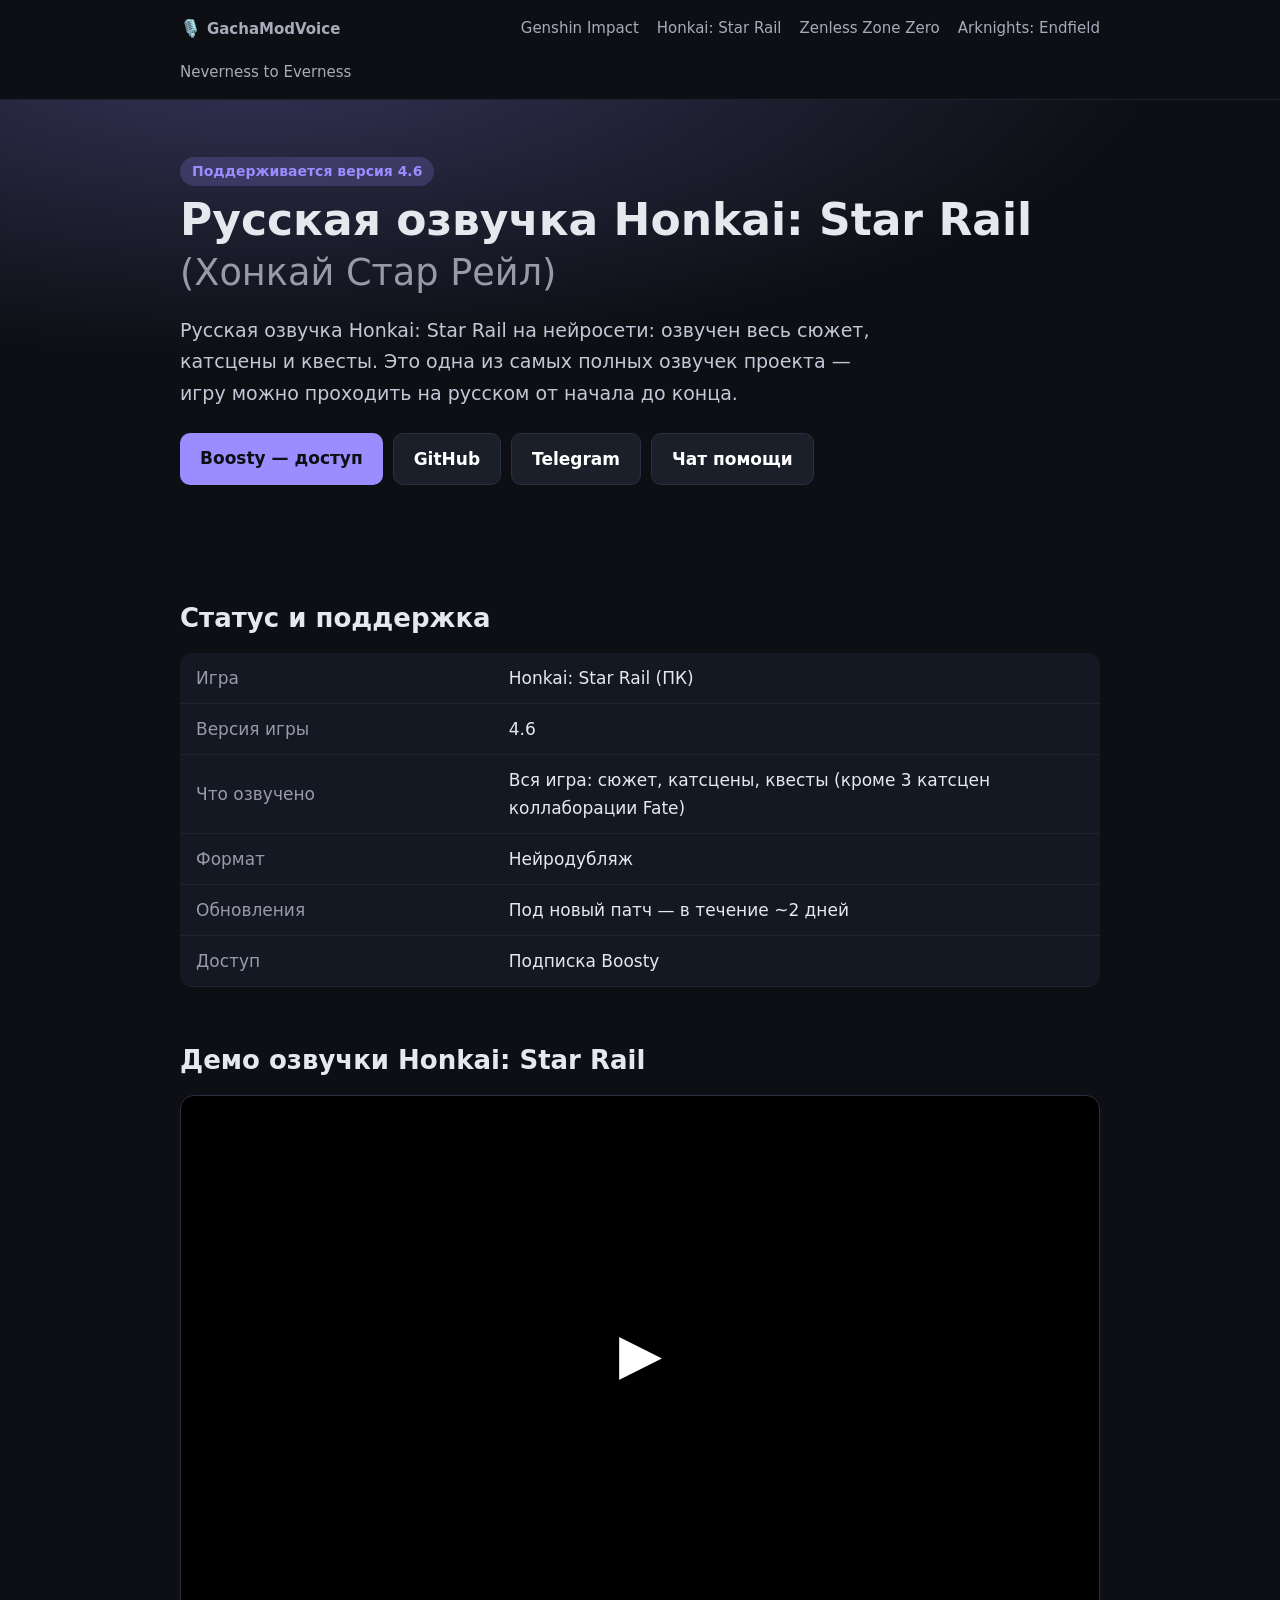
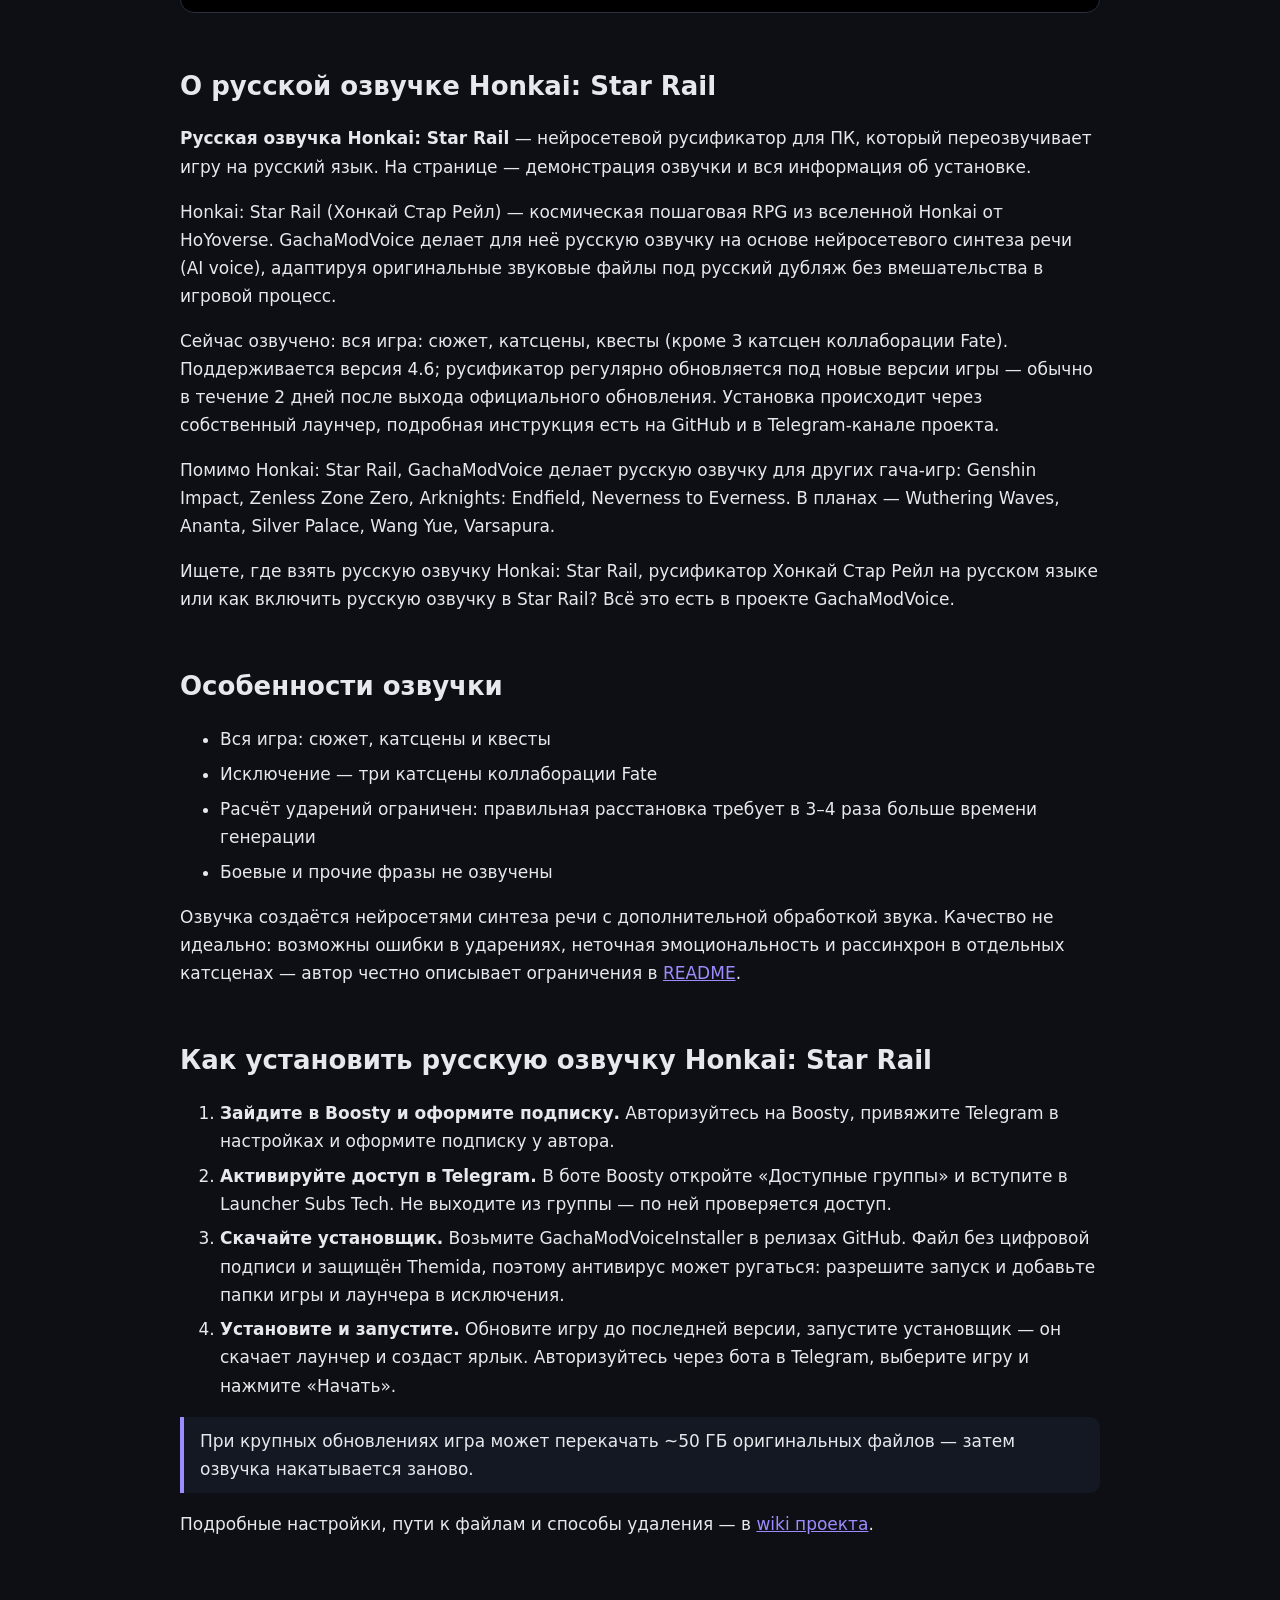
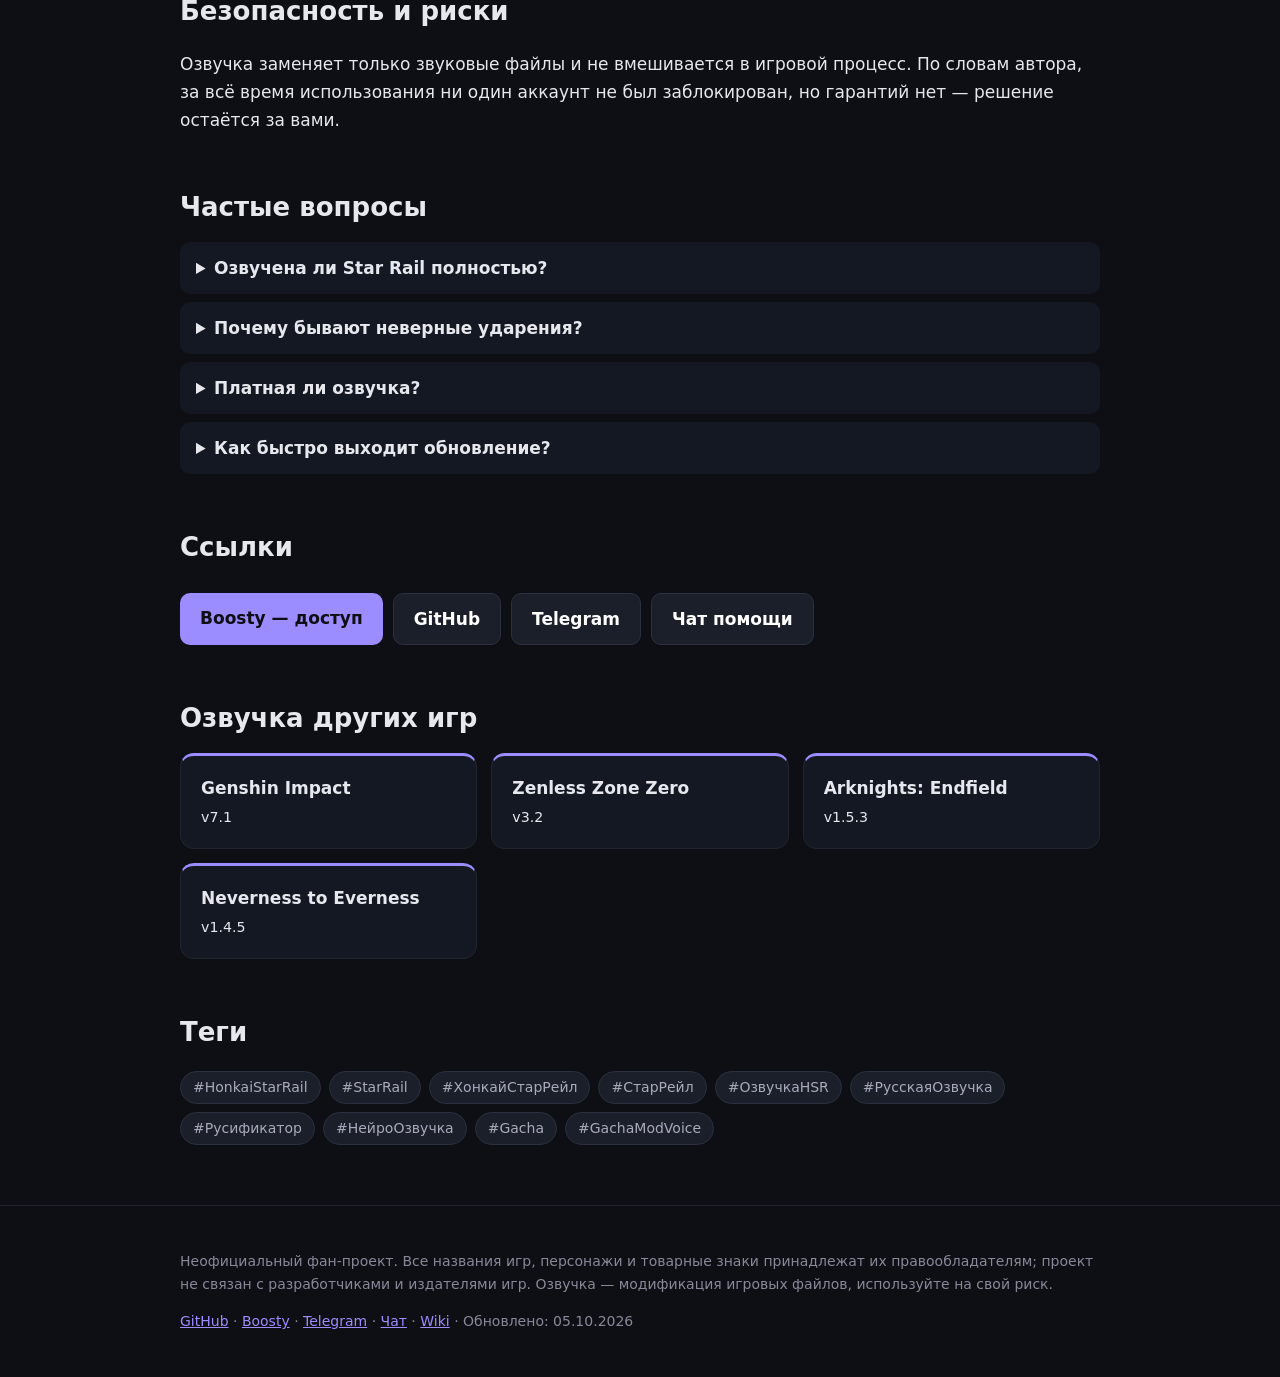
<file: docs/honkai-star-rail/index.html>
<!doctype html><html lang="ru"><head><meta charset="utf-8"><meta name="viewport" content="width=device-width,initial-scale=1">
<title>Русская озвучка Honkai: Star Rail (Хонкай Стар Рейл) на ПК — версия 4.6 | GachaModVoice</title><meta name="description" content="Русская нейроозвучка Honkai: Star Rail на ПК: вся игра: сюжет, катсцены, квесты (кроме 3 катсцен коллаборации fate). Актуальная версия 4.6, демо, инструкция по установке, ссылки на Boosty, GitHub и Telegram."><link rel="canonical" href="https://kramar1337.github.io/GachaModVoice/honkai-star-rail/">
<meta property="og:type" content="website"><meta property="og:locale" content="ru_RU"><meta property="og:title" content="Русская озвучка Honkai: Star Rail (Хонкай Стар Рейл) на ПК — версия 4.6 | GachaModVoice"><meta property="og:description" content="Русская нейроозвучка Honkai: Star Rail на ПК: вся игра: сюжет, катсцены, квесты (кроме 3 катсцен коллаборации fate). Актуальная версия 4.6, демо, инструкция по установке, ссылки на Boosty, GitHub и Telegram."><meta property="og:url" content="https://kramar1337.github.io/GachaModVoice/honkai-star-rail/">
<meta name="twitter:card" content="summary"><link rel="icon" href="data:image/svg+xml,%3Csvg xmlns='http://www.w3.org/2000/svg' viewBox='0 0 100 100'%3E%3Ctext y='.9em' font-size='90'%3E🎙️%3C/text%3E%3C/svg%3E">
<link rel="stylesheet" href="../assets/style.css"><script type="application/ld+json">[{"@context": "https://schema.org", "@type": "BreadcrumbList", "itemListElement": [{"@type": "ListItem", "position": 1, "name": "GachaModVoice", "item": "https://kramar1337.github.io/GachaModVoice/"}, {"@type": "ListItem", "position": 2, "name": "Озвучка Honkai: Star Rail", "item": "https://kramar1337.github.io/GachaModVoice/honkai-star-rail/"}]}, {"@context": "https://schema.org", "@type": "FAQPage", "mainEntity": [{"@type": "Question", "name": "Озвучена ли Star Rail полностью?", "acceptedAnswer": {"@type": "Answer", "text": "Да: сюжет, катсцены и квесты. Не озвучены боевые фразы и три катсцены коллаборации Fate."}}, {"@type": "Question", "name": "Почему бывают неверные ударения?", "acceptedAnswer": {"@type": "Answer", "text": "Нейросети ставят ударение наугад в незнакомых словах. Полная расстановка требует словаря терминов и в разы больше времени генерации."}}, {"@type": "Question", "name": "Платная ли озвучка?", "acceptedAnswer": {"@type": "Answer", "text": "Да, доступ к лаунчеру и готовым озвучкам открывает подписка на Boosty: она покрывает серверы, железо и разработку. Создателям контента автор выдаёт доступ бесплатно."}}, {"@type": "Question", "name": "Как быстро выходит обновление?", "acceptedAnswer": {"@type": "Answer", "text": "Когда выходит новая версия игры, озвучка обновляется под неё в течение примерно 2 дней."}}]}, {"@context": "https://schema.org", "@type": "WebPage", "name": "Русская озвучка Honkai: Star Rail (Хонкай Стар Рейл) на ПК — версия 4.6 | GachaModVoice", "description": "Русская нейроозвучка Honkai: Star Rail на ПК: вся игра: сюжет, катсцены, квесты (кроме 3 катсцен коллаборации fate). Актуальная версия 4.6, демо, инструкция по установке, ссылки на Boosty, GitHub и Telegram.", "inLanguage": "ru", "dateModified": "2026-10-05", "url": "https://kramar1337.github.io/GachaModVoice/honkai-star-rail/"}]</script></head><body><style>:root{--a:#9b8cff}</style><header class="t"><div class="w"><b>🎙️ <a href="../">GachaModVoice</a></b><a href="../genshin-impact/">Genshin Impact</a><a href="../honkai-star-rail/">Honkai: Star Rail</a><a href="../zenless-zone-zero/">Zenless Zone Zero</a><a href="../arknights-endfield/">Arknights: Endfield</a><a href="../neverness-to-everness/">Neverness to Everness</a></div></header><main><section class="hero"><div class="w"><span class="badge">Поддерживается версия 4.6</span>
<h1>Русская озвучка Honkai: Star Rail <small style="font-weight:400;color:#99a">(Хонкай Стар Рейл)</small></h1><p class="lead">Русская озвучка Honkai: Star Rail на нейросети: озвучен весь сюжет, катсцены и квесты. Это одна из самых полных озвучек проекта — игру можно проходить на русском от начала до конца.</p><div class="btns"><a class="btn p" href="https://boosty.to/kramar1337">Boosty — доступ</a><a class="btn" href="https://github.com/Kramar1337/GachaModVoice">GitHub</a><a class="btn" href="https://t.me/GachaModVoice">Telegram</a><a class="btn" href="https://t.me/GachaModVoiceChat">Чат помощи</a></div></div></section><div class="w">
<h2>Статус и поддержка</h2><table><tr><td>Игра</td><td>Honkai: Star Rail (ПК)</td></tr><tr><td>Версия игры</td><td>4.6</td></tr><tr><td>Что озвучено</td><td>Вся игра: сюжет, катсцены, квесты (кроме 3 катсцен коллаборации Fate)</td></tr><tr><td>Формат</td><td>Нейродубляж</td></tr><tr><td>Обновления</td><td>Под новый патч — в течение ~2 дней</td></tr><tr><td>Доступ</td><td>Подписка Boosty</td></tr></table>
<h2>Демо озвучки Honkai: Star Rail</h2><div class="demo" data-id="wsbWhdWEYKg" style="background-image:url(https://i.ytimg.com/vi/wsbWhdWEYKg/hqdefault.jpg)"><button aria-label="Смотреть демо озвучки Honkai: Star Rail">▶</button></div>
<h2>О русской озвучке Honkai: Star Rail</h2><p><b>Русская озвучка Honkai: Star Rail</b> — нейросетевой русификатор для ПК, который переозвучивает игру на русский язык. На странице — демонстрация озвучки и вся информация об установке.</p><p>Honkai: Star Rail (Хонкай Стар Рейл) — космическая пошаговая RPG из вселенной Honkai от HoYoverse. GachaModVoice делает для неё русскую озвучку на основе нейросетевого синтеза речи (AI voice), адаптируя оригинальные звуковые файлы под русский дубляж без вмешательства в игровой процесс.</p><p>Сейчас озвучено: вся игра: сюжет, катсцены, квесты (кроме 3 катсцен коллаборации Fate). Поддерживается версия 4.6; русификатор регулярно обновляется под новые версии игры — обычно в течение 2 дней после выхода официального обновления. Установка происходит через собственный лаунчер, подробная инструкция есть на GitHub и в Telegram-канале проекта.</p><p>Помимо Honkai: Star Rail, GachaModVoice делает русскую озвучку для других гача-игр: Genshin Impact, Zenless Zone Zero, Arknights: Endfield, Neverness to Everness. В планах — Wuthering Waves, Ananta, Silver Palace, Wang Yue, Varsapura.</p><p>Ищете, где взять русскую озвучку Honkai: Star Rail, русификатор Хонкай Стар Рейл на русском языке или как включить русскую озвучку в Star Rail? Всё это есть в проекте GachaModVoice.</p><h2>Особенности озвучки</h2><ul class="f"><li>Вся игра: сюжет, катсцены и квесты</li><li>Исключение — три катсцены коллаборации Fate</li><li>Расчёт ударений ограничен: правильная расстановка требует в 3–4 раза больше времени генерации</li><li>Боевые и прочие фразы не озвучены</li></ul>
<p>Озвучка создаётся нейросетями синтеза речи с дополнительной обработкой звука. Качество не идеально: возможны ошибки в ударениях, неточная эмоциональность и рассинхрон в отдельных катсценах — автор честно описывает ограничения в <a href="https://github.com/Kramar1337/GachaModVoice#readme">README</a>.</p>
<h2>Как установить русскую озвучку Honkai: Star Rail</h2><ol><li><b>Зайдите в Boosty и оформите подписку.</b> Авторизуйтесь на Boosty, привяжите Telegram в настройках и оформите подписку у автора.</li><li><b>Активируйте доступ в Telegram.</b> В боте Boosty откройте «Доступные группы» и вступите в Launcher Subs Tech. Не выходите из группы — по ней проверяется доступ.</li><li><b>Скачайте установщик.</b> Возьмите GachaModVoiceInstaller в релизах GitHub. Файл без цифровой подписи и защищён Themida, поэтому антивирус может ругаться: разрешите запуск и добавьте папки игры и лаунчера в исключения.</li><li><b>Установите и запустите.</b> Обновите игру до последней версии, запустите установщик — он скачает лаунчер и создаст ярлык. Авторизуйтесь через бота в Telegram, выберите игру и нажмите «Начать».</li></ol><div class="note">При крупных обновлениях игра может перекачать ~50 ГБ оригинальных файлов — затем озвучка накатывается заново.</div>
<p>Подробные настройки, пути к файлам и способы удаления — в <a href="https://github.com/Kramar1337/GachaModVoice/wiki">wiki проекта</a>.</p>
<h2>Безопасность и риски</h2><p>Озвучка заменяет только звуковые файлы и не вмешивается в игровой процесс. По словам автора, за всё время использования ни один аккаунт не был заблокирован, но гарантий нет — решение остаётся за вами.</p>
<h2>Частые вопросы</h2><details><summary>Озвучена ли Star Rail полностью?</summary><p>Да: сюжет, катсцены и квесты. Не озвучены боевые фразы и три катсцены коллаборации Fate.</p></details><details><summary>Почему бывают неверные ударения?</summary><p>Нейросети ставят ударение наугад в незнакомых словах. Полная расстановка требует словаря терминов и в разы больше времени генерации.</p></details><details><summary>Платная ли озвучка?</summary><p>Да, доступ к лаунчеру и готовым озвучкам открывает подписка на Boosty: она покрывает серверы, железо и разработку. Создателям контента автор выдаёт доступ бесплатно.</p></details><details><summary>Как быстро выходит обновление?</summary><p>Когда выходит новая версия игры, озвучка обновляется под неё в течение примерно 2 дней.</p></details><h2>Ссылки</h2><div class="btns"><a class="btn p" href="https://boosty.to/kramar1337">Boosty — доступ</a><a class="btn" href="https://github.com/Kramar1337/GachaModVoice">GitHub</a><a class="btn" href="https://t.me/GachaModVoice">Telegram</a><a class="btn" href="https://t.me/GachaModVoiceChat">Чат помощи</a></div>
<h2>Озвучка других игр</h2><div class="grid" style="--c:#9b8cff"><a class="card" href="../genshin-impact/"><b>Genshin Impact</b><br><small>v7.1</small></a><a class="card" href="../zenless-zone-zero/"><b>Zenless Zone Zero</b><br><small>v3.2</small></a><a class="card" href="../arknights-endfield/"><b>Arknights: Endfield</b><br><small>v1.5.3</small></a><a class="card" href="../neverness-to-everness/"><b>Neverness to Everness</b><br><small>v1.4.5</small></a></div><h2>Теги</h2><p class="tags"><span>#HonkaiStarRail</span><span>#StarRail</span><span>#ХонкайСтарРейл</span><span>#СтарРейл</span><span>#ОзвучкаHSR</span><span>#РусскаяОзвучка</span><span>#Русификатор</span><span>#НейроОзвучка</span><span>#Gacha</span><span>#GachaModVoice</span></p></div></main><footer><div class="w"><p>Неофициальный фан-проект. Все названия игр, персонажи и товарные знаки принадлежат их правообладателям; проект не связан с разработчиками и издателями игр. Озвучка — модификация игровых файлов, используйте на свой риск.</p>
<p><a href="https://github.com/Kramar1337/GachaModVoice">GitHub</a> · <a href="https://boosty.to/kramar1337">Boosty</a> · <a href="https://t.me/GachaModVoice">Telegram</a> · <a href="https://t.me/GachaModVoiceChat">Чат</a> · <a href="https://github.com/Kramar1337/GachaModVoice/wiki">Wiki</a> · Обновлено: 05.10.2026</p></div></footer></body></html><script>document.querySelectorAll('.demo').forEach(function(e){e.onclick=function(){e.innerHTML='<iframe src="https://www.youtube-nocookie.com/embed/'+e.dataset.id+'?autoplay=1" allow="autoplay;encrypted-media;fullscreen" allowfullscreen title="Демо озвучки"></iframe>'}})</script>
</file>
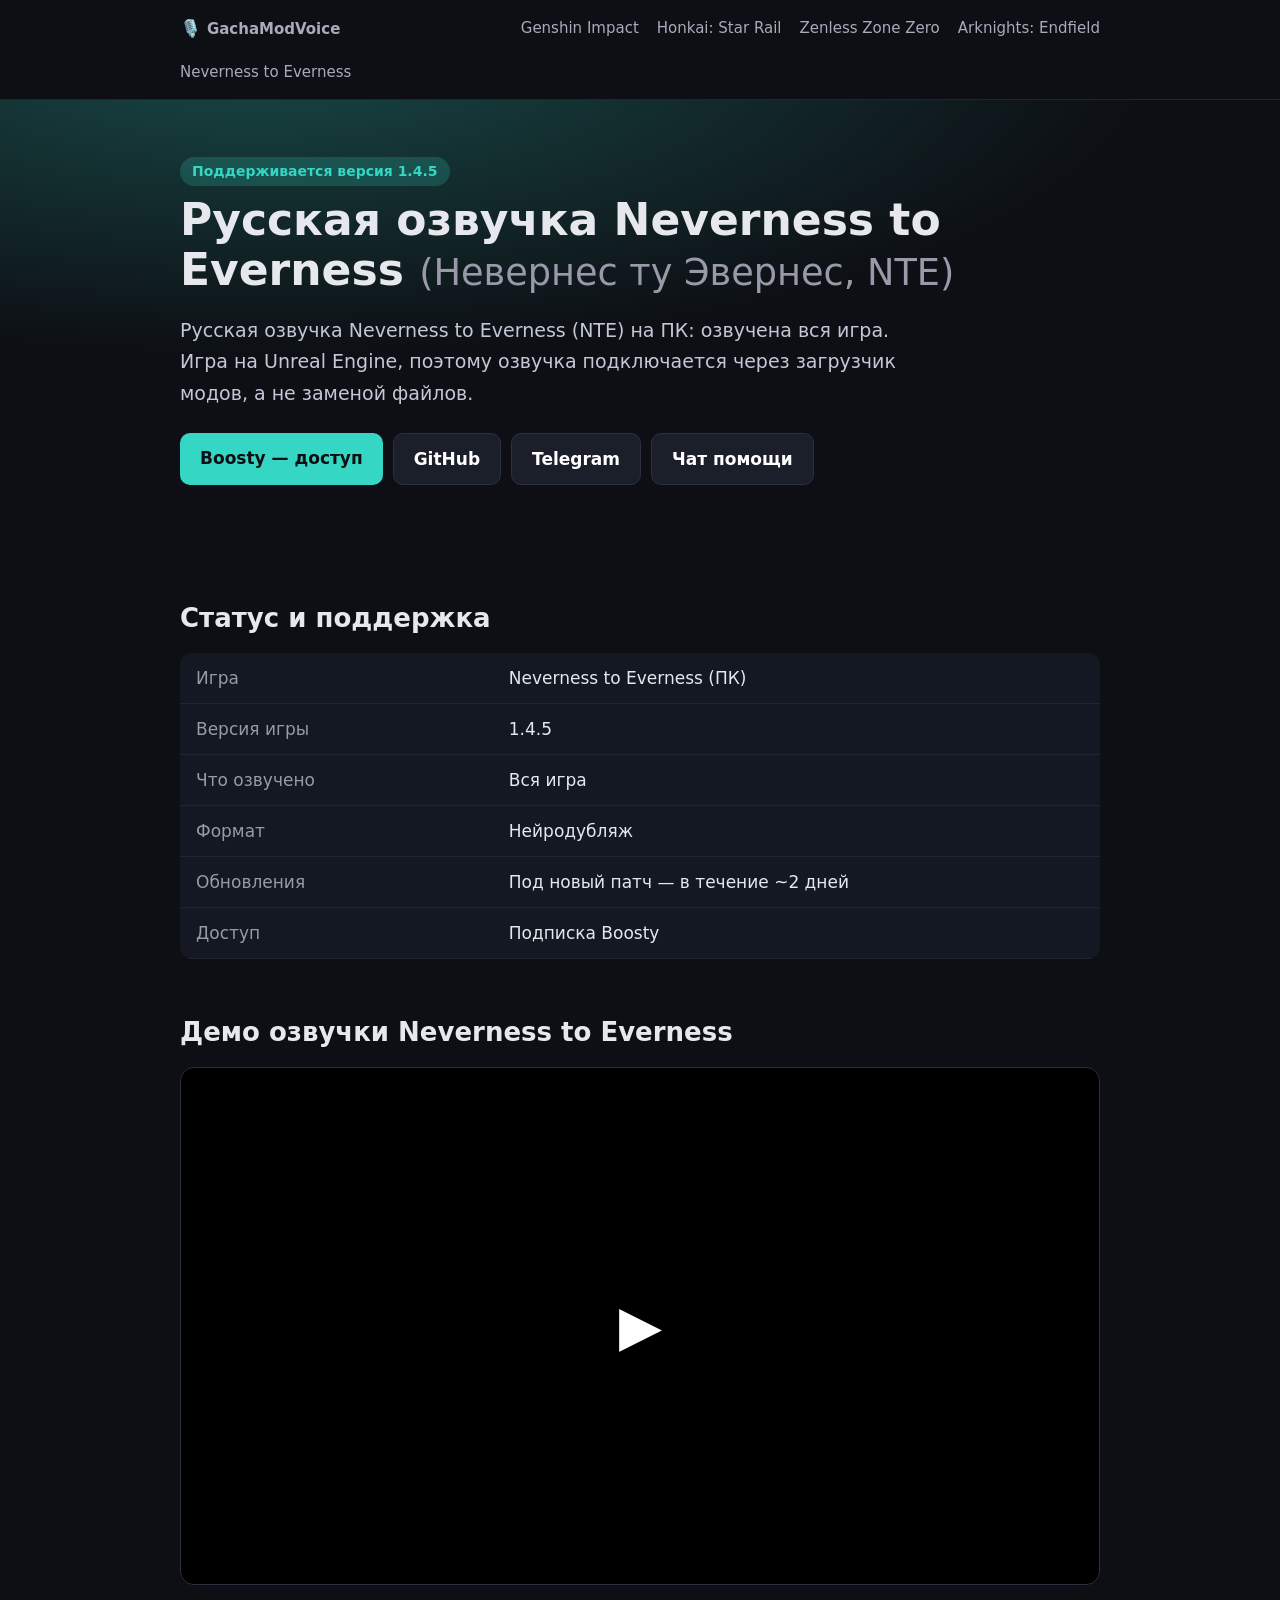
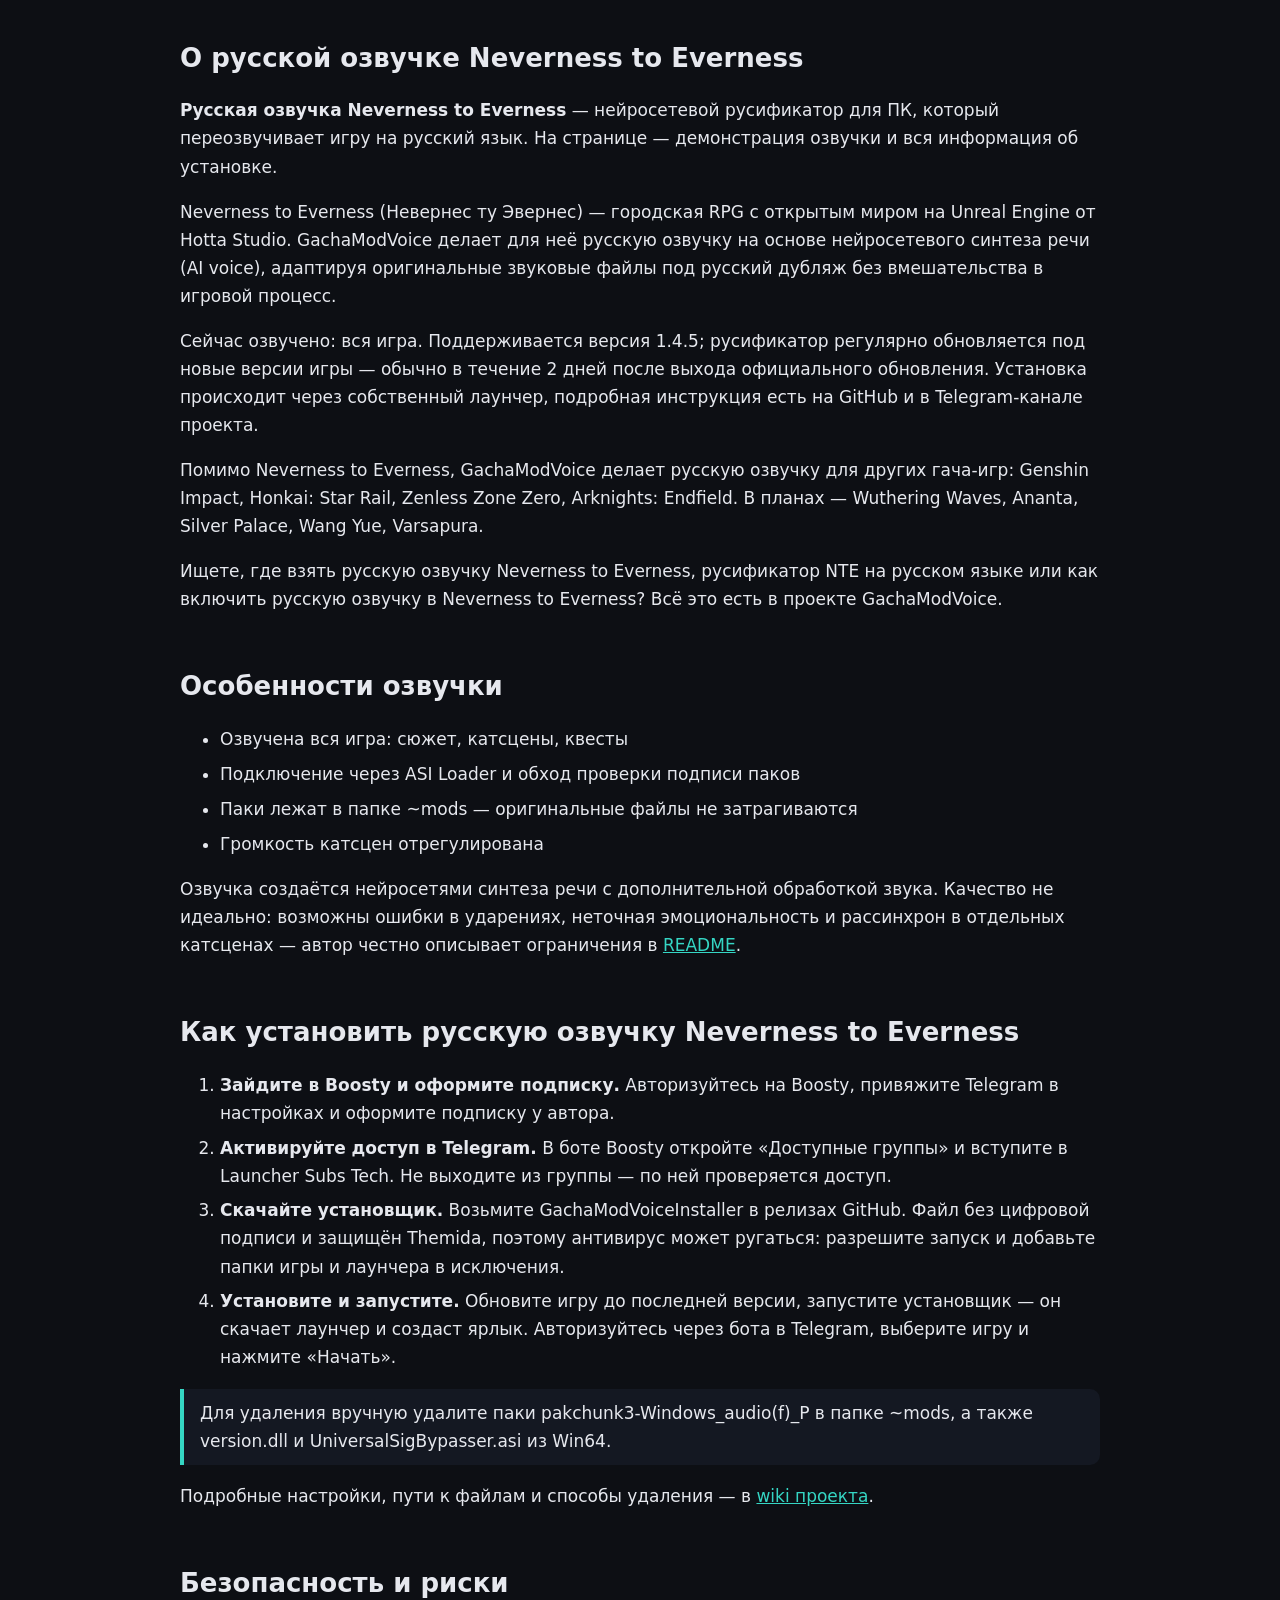
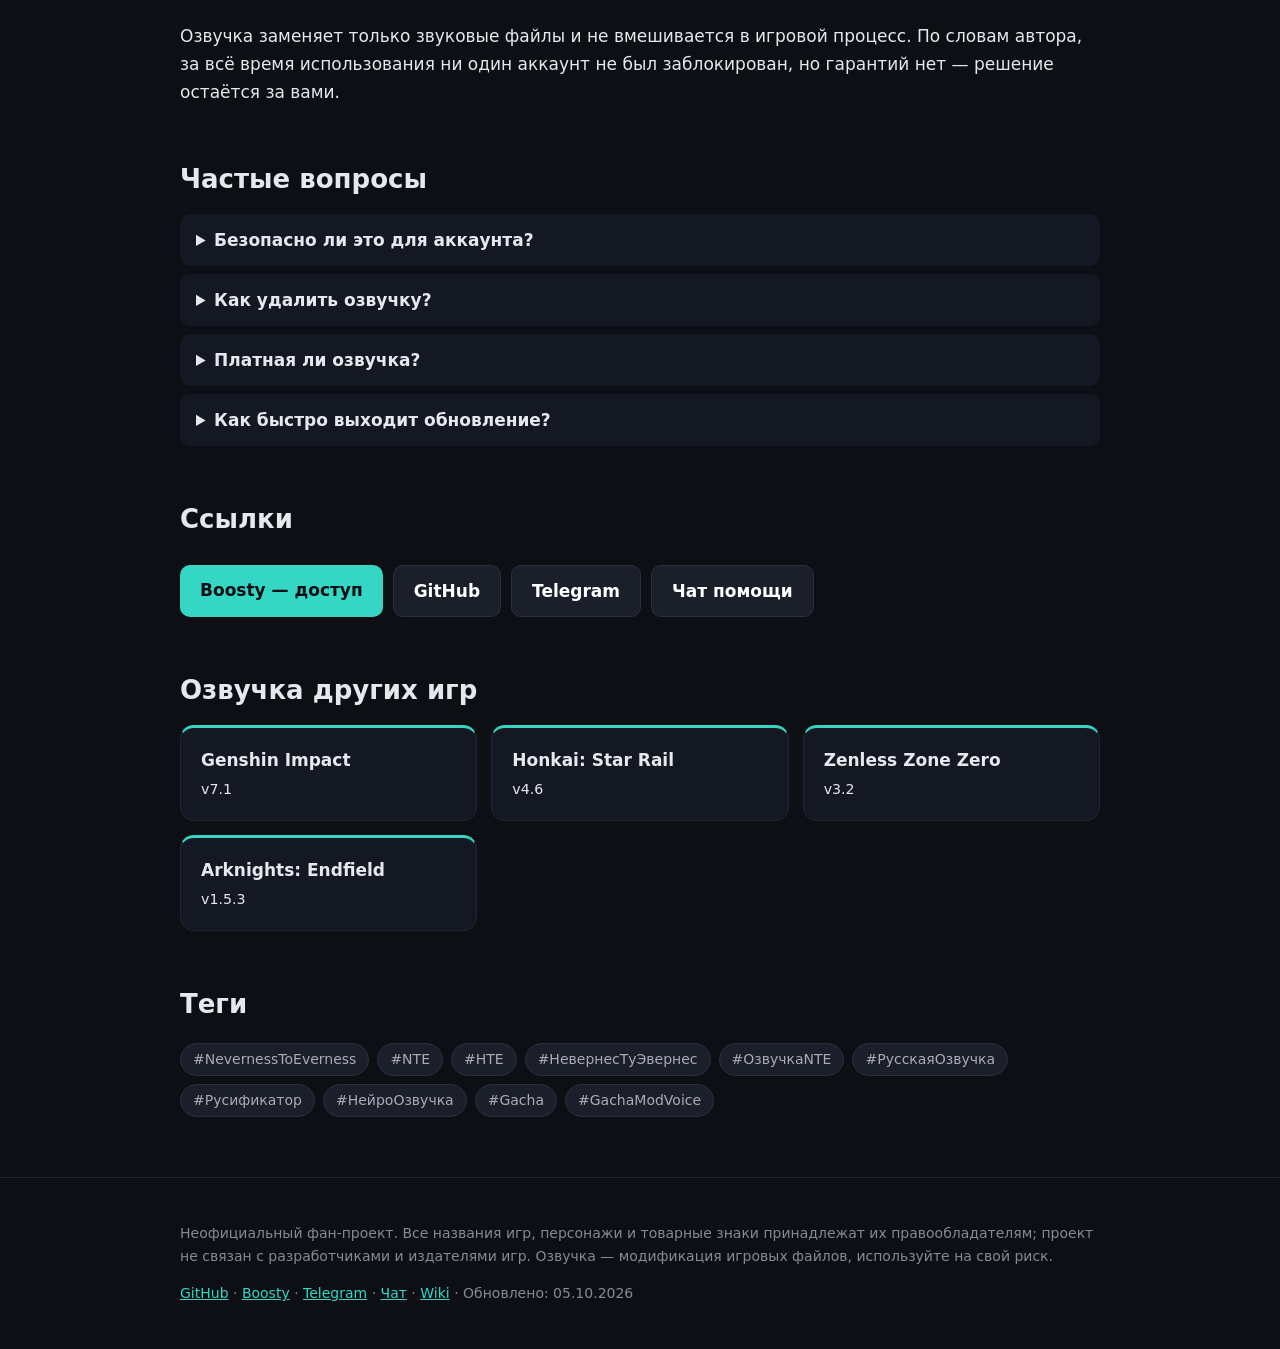
<file: docs/neverness-to-everness/index.html>
<!doctype html><html lang="ru"><head><meta charset="utf-8"><meta name="viewport" content="width=device-width,initial-scale=1">
<title>Русская озвучка Neverness to Everness (Невернес ту Эвернес) на ПК — версия 1.4.5 | GachaModVoice</title><meta name="description" content="Русская нейроозвучка Neverness to Everness на ПК: вся игра. Актуальная версия 1.4.5, демо, инструкция по установке, ссылки на Boosty, GitHub и Telegram."><link rel="canonical" href="https://kramar1337.github.io/GachaModVoice/neverness-to-everness/">
<meta property="og:type" content="website"><meta property="og:locale" content="ru_RU"><meta property="og:title" content="Русская озвучка Neverness to Everness (Невернес ту Эвернес) на ПК — версия 1.4.5 | GachaModVoice"><meta property="og:description" content="Русская нейроозвучка Neverness to Everness на ПК: вся игра. Актуальная версия 1.4.5, демо, инструкция по установке, ссылки на Boosty, GitHub и Telegram."><meta property="og:url" content="https://kramar1337.github.io/GachaModVoice/neverness-to-everness/">
<meta name="twitter:card" content="summary"><link rel="icon" href="data:image/svg+xml,%3Csvg xmlns='http://www.w3.org/2000/svg' viewBox='0 0 100 100'%3E%3Ctext y='.9em' font-size='90'%3E🎙️%3C/text%3E%3C/svg%3E">
<link rel="stylesheet" href="../assets/style.css"><script type="application/ld+json">[{"@context": "https://schema.org", "@type": "BreadcrumbList", "itemListElement": [{"@type": "ListItem", "position": 1, "name": "GachaModVoice", "item": "https://kramar1337.github.io/GachaModVoice/"}, {"@type": "ListItem", "position": 2, "name": "Озвучка Neverness to Everness", "item": "https://kramar1337.github.io/GachaModVoice/neverness-to-everness/"}]}, {"@context": "https://schema.org", "@type": "FAQPage", "mainEntity": [{"@type": "Question", "name": "Безопасно ли это для аккаунта?", "acceptedAnswer": {"@type": "Answer", "text": "Игра на Unreal Engine: античит видит стороннюю dll, но игнорирует её. По словам автора, банов нет, но 100% гарантии нет."}}, {"@type": "Question", "name": "Как удалить озвучку?", "acceptedAnswer": {"@type": "Answer", "text": "Вручную удалите файлы мода (список в wiki проекта) или перенесите паки из папки ~mods."}}, {"@type": "Question", "name": "Платная ли озвучка?", "acceptedAnswer": {"@type": "Answer", "text": "Да, доступ к лаунчеру и готовым озвучкам открывает подписка на Boosty: она покрывает серверы, железо и разработку. Создателям контента автор выдаёт доступ бесплатно."}}, {"@type": "Question", "name": "Как быстро выходит обновление?", "acceptedAnswer": {"@type": "Answer", "text": "Когда выходит новая версия игры, озвучка обновляется под неё в течение примерно 2 дней."}}]}, {"@context": "https://schema.org", "@type": "WebPage", "name": "Русская озвучка Neverness to Everness (Невернес ту Эвернес) на ПК — версия 1.4.5 | GachaModVoice", "description": "Русская нейроозвучка Neverness to Everness на ПК: вся игра. Актуальная версия 1.4.5, демо, инструкция по установке, ссылки на Boosty, GitHub и Telegram.", "inLanguage": "ru", "dateModified": "2026-10-05", "url": "https://kramar1337.github.io/GachaModVoice/neverness-to-everness/"}]</script></head><body><style>:root{--a:#35d6c4}</style><header class="t"><div class="w"><b>🎙️ <a href="../">GachaModVoice</a></b><a href="../genshin-impact/">Genshin Impact</a><a href="../honkai-star-rail/">Honkai: Star Rail</a><a href="../zenless-zone-zero/">Zenless Zone Zero</a><a href="../arknights-endfield/">Arknights: Endfield</a><a href="../neverness-to-everness/">Neverness to Everness</a></div></header><main><section class="hero"><div class="w"><span class="badge">Поддерживается версия 1.4.5</span>
<h1>Русская озвучка Neverness to Everness <small style="font-weight:400;color:#99a">(Невернес ту Эвернес, NTE)</small></h1><p class="lead">Русская озвучка Neverness to Everness (NTE) на ПК: озвучена вся игра. Игра на Unreal Engine, поэтому озвучка подключается через загрузчик модов, а не заменой файлов.</p><div class="btns"><a class="btn p" href="https://boosty.to/kramar1337">Boosty — доступ</a><a class="btn" href="https://github.com/Kramar1337/GachaModVoice">GitHub</a><a class="btn" href="https://t.me/GachaModVoice">Telegram</a><a class="btn" href="https://t.me/GachaModVoiceChat">Чат помощи</a></div></div></section><div class="w">
<h2>Статус и поддержка</h2><table><tr><td>Игра</td><td>Neverness to Everness (ПК)</td></tr><tr><td>Версия игры</td><td>1.4.5</td></tr><tr><td>Что озвучено</td><td>Вся игра</td></tr><tr><td>Формат</td><td>Нейродубляж</td></tr><tr><td>Обновления</td><td>Под новый патч — в течение ~2 дней</td></tr><tr><td>Доступ</td><td>Подписка Boosty</td></tr></table>
<h2>Демо озвучки Neverness to Everness</h2><div class="demo" data-id="4mmTHAw_rNg" style="background-image:url(https://i.ytimg.com/vi/4mmTHAw_rNg/hqdefault.jpg)"><button aria-label="Смотреть демо озвучки Neverness to Everness">▶</button></div>
<h2>О русской озвучке Neverness to Everness</h2><p><b>Русская озвучка Neverness to Everness</b> — нейросетевой русификатор для ПК, который переозвучивает игру на русский язык. На странице — демонстрация озвучки и вся информация об установке.</p><p>Neverness to Everness (Невернес ту Эвернес) — городская RPG с открытым миром на Unreal Engine от Hotta Studio. GachaModVoice делает для неё русскую озвучку на основе нейросетевого синтеза речи (AI voice), адаптируя оригинальные звуковые файлы под русский дубляж без вмешательства в игровой процесс.</p><p>Сейчас озвучено: вся игра. Поддерживается версия 1.4.5; русификатор регулярно обновляется под новые версии игры — обычно в течение 2 дней после выхода официального обновления. Установка происходит через собственный лаунчер, подробная инструкция есть на GitHub и в Telegram-канале проекта.</p><p>Помимо Neverness to Everness, GachaModVoice делает русскую озвучку для других гача-игр: Genshin Impact, Honkai: Star Rail, Zenless Zone Zero, Arknights: Endfield. В планах — Wuthering Waves, Ananta, Silver Palace, Wang Yue, Varsapura.</p><p>Ищете, где взять русскую озвучку Neverness to Everness, русификатор NTE на русском языке или как включить русскую озвучку в Neverness to Everness? Всё это есть в проекте GachaModVoice.</p><h2>Особенности озвучки</h2><ul class="f"><li>Озвучена вся игра: сюжет, катсцены, квесты</li><li>Подключение через ASI Loader и обход проверки подписи паков</li><li>Паки лежат в папке ~mods — оригинальные файлы не затрагиваются</li><li>Громкость катсцен отрегулирована</li></ul>
<p>Озвучка создаётся нейросетями синтеза речи с дополнительной обработкой звука. Качество не идеально: возможны ошибки в ударениях, неточная эмоциональность и рассинхрон в отдельных катсценах — автор честно описывает ограничения в <a href="https://github.com/Kramar1337/GachaModVoice#readme">README</a>.</p>
<h2>Как установить русскую озвучку Neverness to Everness</h2><ol><li><b>Зайдите в Boosty и оформите подписку.</b> Авторизуйтесь на Boosty, привяжите Telegram в настройках и оформите подписку у автора.</li><li><b>Активируйте доступ в Telegram.</b> В боте Boosty откройте «Доступные группы» и вступите в Launcher Subs Tech. Не выходите из группы — по ней проверяется доступ.</li><li><b>Скачайте установщик.</b> Возьмите GachaModVoiceInstaller в релизах GitHub. Файл без цифровой подписи и защищён Themida, поэтому антивирус может ругаться: разрешите запуск и добавьте папки игры и лаунчера в исключения.</li><li><b>Установите и запустите.</b> Обновите игру до последней версии, запустите установщик — он скачает лаунчер и создаст ярлык. Авторизуйтесь через бота в Telegram, выберите игру и нажмите «Начать».</li></ol><div class="note">Для удаления вручную удалите паки pakchunk3-Windows_audio(f)_P в папке ~mods, а также version.dll и UniversalSigBypasser.asi из Win64.</div>
<p>Подробные настройки, пути к файлам и способы удаления — в <a href="https://github.com/Kramar1337/GachaModVoice/wiki">wiki проекта</a>.</p>
<h2>Безопасность и риски</h2><p>Озвучка заменяет только звуковые файлы и не вмешивается в игровой процесс. По словам автора, за всё время использования ни один аккаунт не был заблокирован, но гарантий нет — решение остаётся за вами.</p>
<h2>Частые вопросы</h2><details><summary>Безопасно ли это для аккаунта?</summary><p>Игра на Unreal Engine: античит видит стороннюю dll, но игнорирует её. По словам автора, банов нет, но 100% гарантии нет.</p></details><details><summary>Как удалить озвучку?</summary><p>Вручную удалите файлы мода (список в wiki проекта) или перенесите паки из папки ~mods.</p></details><details><summary>Платная ли озвучка?</summary><p>Да, доступ к лаунчеру и готовым озвучкам открывает подписка на Boosty: она покрывает серверы, железо и разработку. Создателям контента автор выдаёт доступ бесплатно.</p></details><details><summary>Как быстро выходит обновление?</summary><p>Когда выходит новая версия игры, озвучка обновляется под неё в течение примерно 2 дней.</p></details><h2>Ссылки</h2><div class="btns"><a class="btn p" href="https://boosty.to/kramar1337">Boosty — доступ</a><a class="btn" href="https://github.com/Kramar1337/GachaModVoice">GitHub</a><a class="btn" href="https://t.me/GachaModVoice">Telegram</a><a class="btn" href="https://t.me/GachaModVoiceChat">Чат помощи</a></div>
<h2>Озвучка других игр</h2><div class="grid" style="--c:#35d6c4"><a class="card" href="../genshin-impact/"><b>Genshin Impact</b><br><small>v7.1</small></a><a class="card" href="../honkai-star-rail/"><b>Honkai: Star Rail</b><br><small>v4.6</small></a><a class="card" href="../zenless-zone-zero/"><b>Zenless Zone Zero</b><br><small>v3.2</small></a><a class="card" href="../arknights-endfield/"><b>Arknights: Endfield</b><br><small>v1.5.3</small></a></div><h2>Теги</h2><p class="tags"><span>#NevernessToEverness</span><span>#NTE</span><span>#НТЕ</span><span>#НевернесТуЭвернес</span><span>#ОзвучкаNTE</span><span>#РусскаяОзвучка</span><span>#Русификатор</span><span>#НейроОзвучка</span><span>#Gacha</span><span>#GachaModVoice</span></p></div></main><footer><div class="w"><p>Неофициальный фан-проект. Все названия игр, персонажи и товарные знаки принадлежат их правообладателям; проект не связан с разработчиками и издателями игр. Озвучка — модификация игровых файлов, используйте на свой риск.</p>
<p><a href="https://github.com/Kramar1337/GachaModVoice">GitHub</a> · <a href="https://boosty.to/kramar1337">Boosty</a> · <a href="https://t.me/GachaModVoice">Telegram</a> · <a href="https://t.me/GachaModVoiceChat">Чат</a> · <a href="https://github.com/Kramar1337/GachaModVoice/wiki">Wiki</a> · Обновлено: 05.10.2026</p></div></footer></body></html><script>document.querySelectorAll('.demo').forEach(function(e){e.onclick=function(){e.innerHTML='<iframe src="https://www.youtube-nocookie.com/embed/'+e.dataset.id+'?autoplay=1" allow="autoplay;encrypted-media;fullscreen" allowfullscreen title="Демо озвучки"></iframe>'}})</script>
</file>
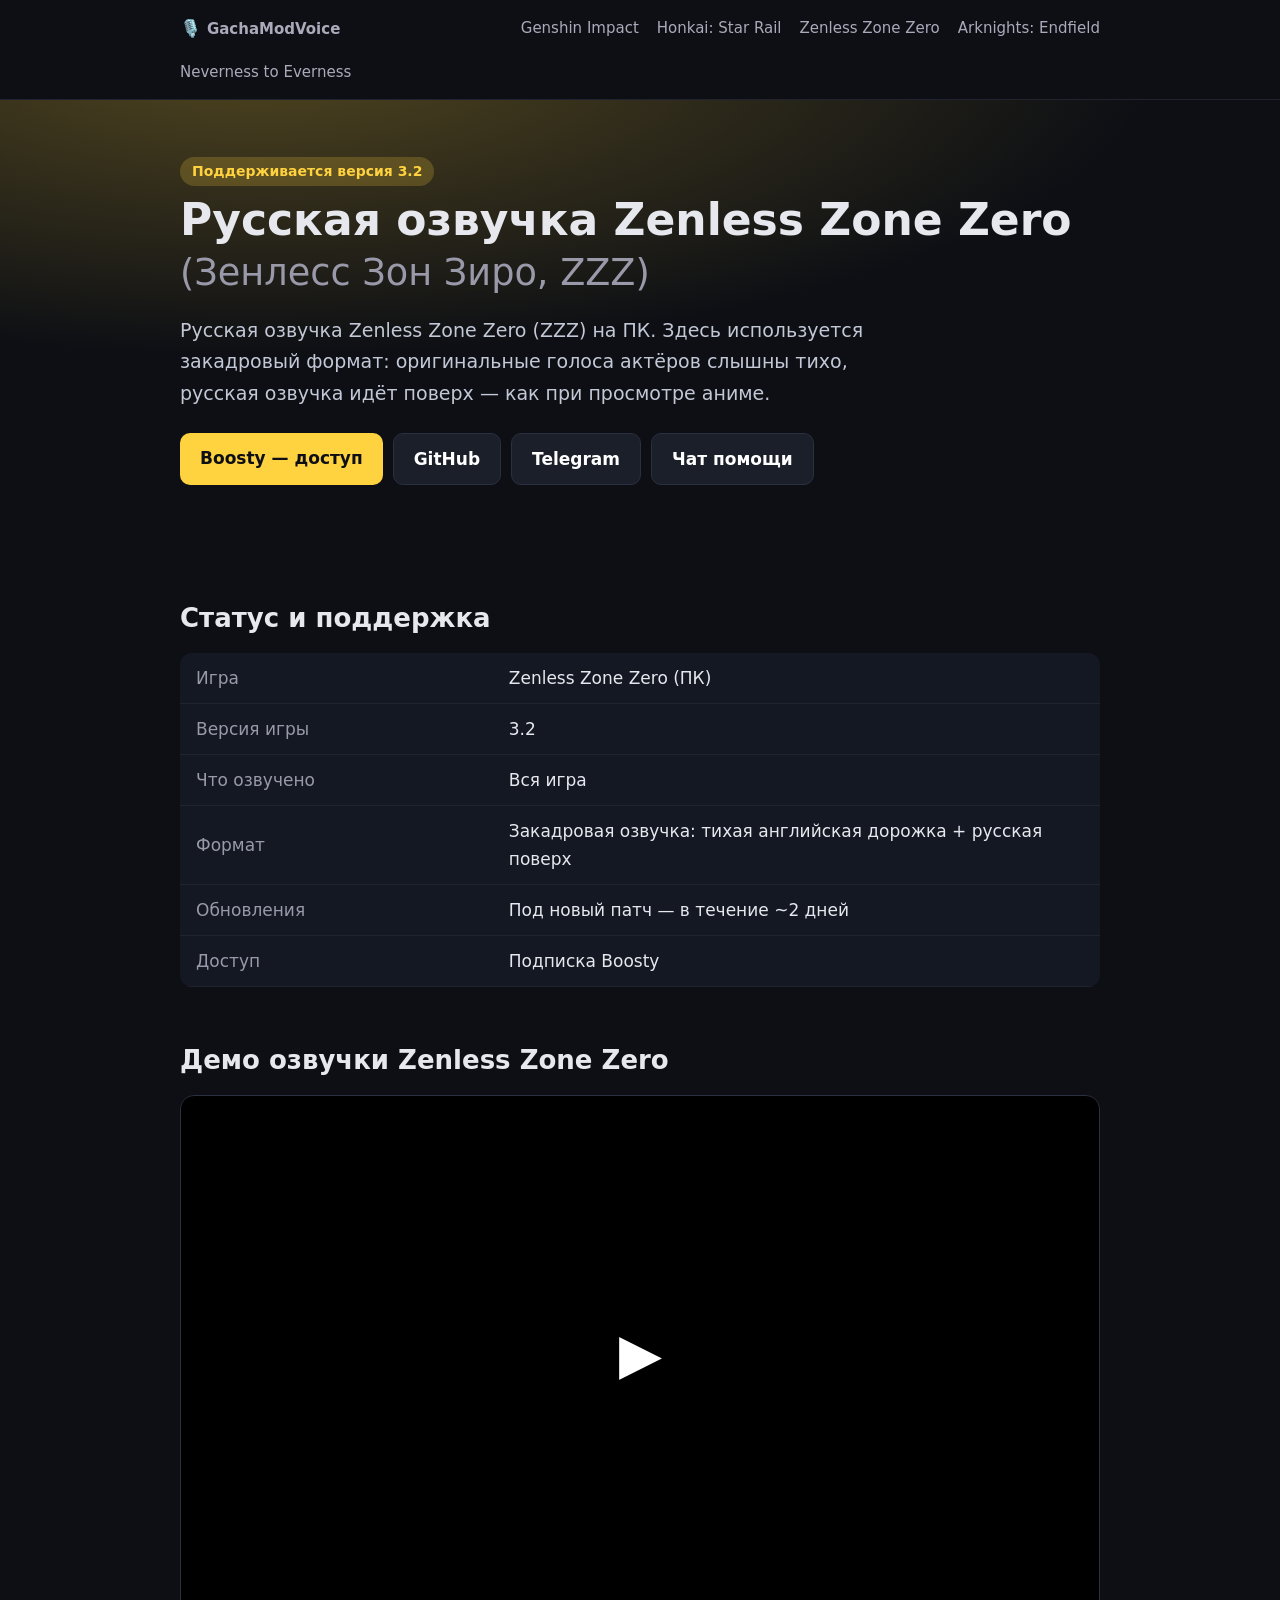
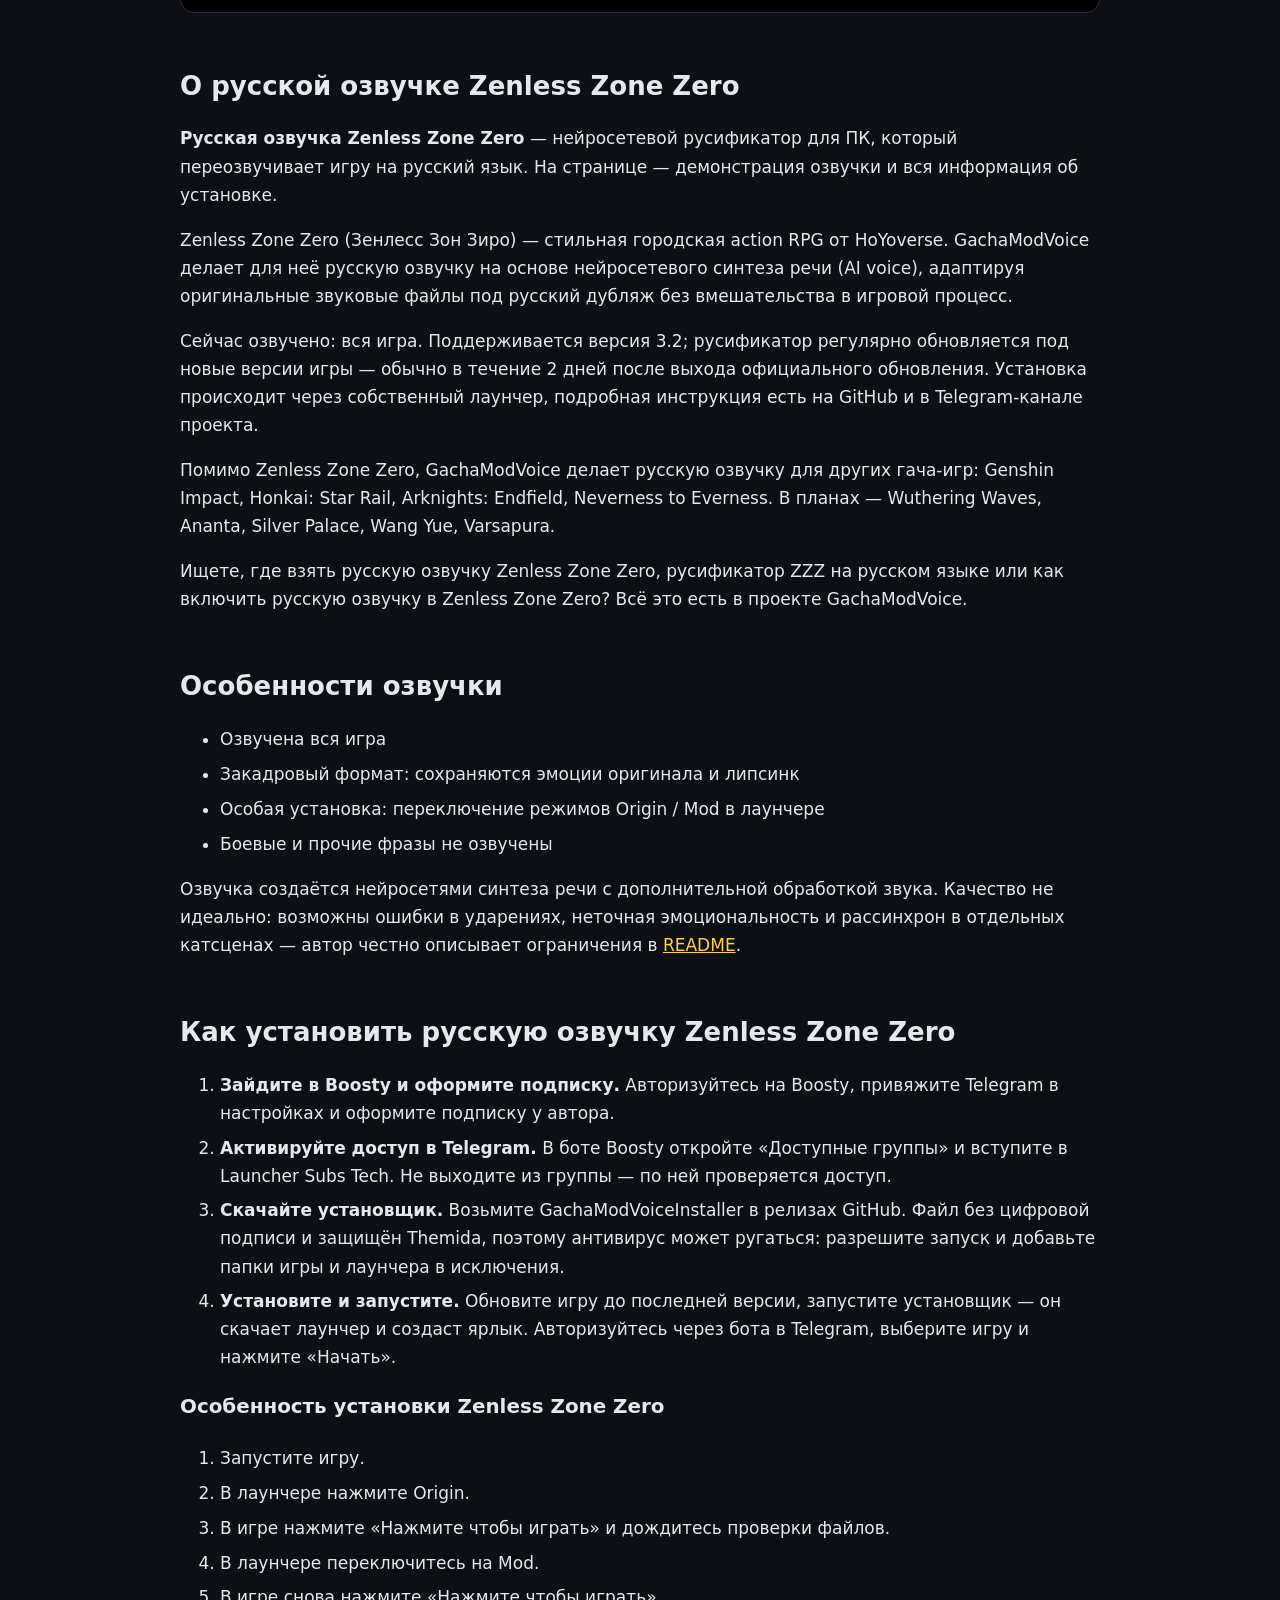
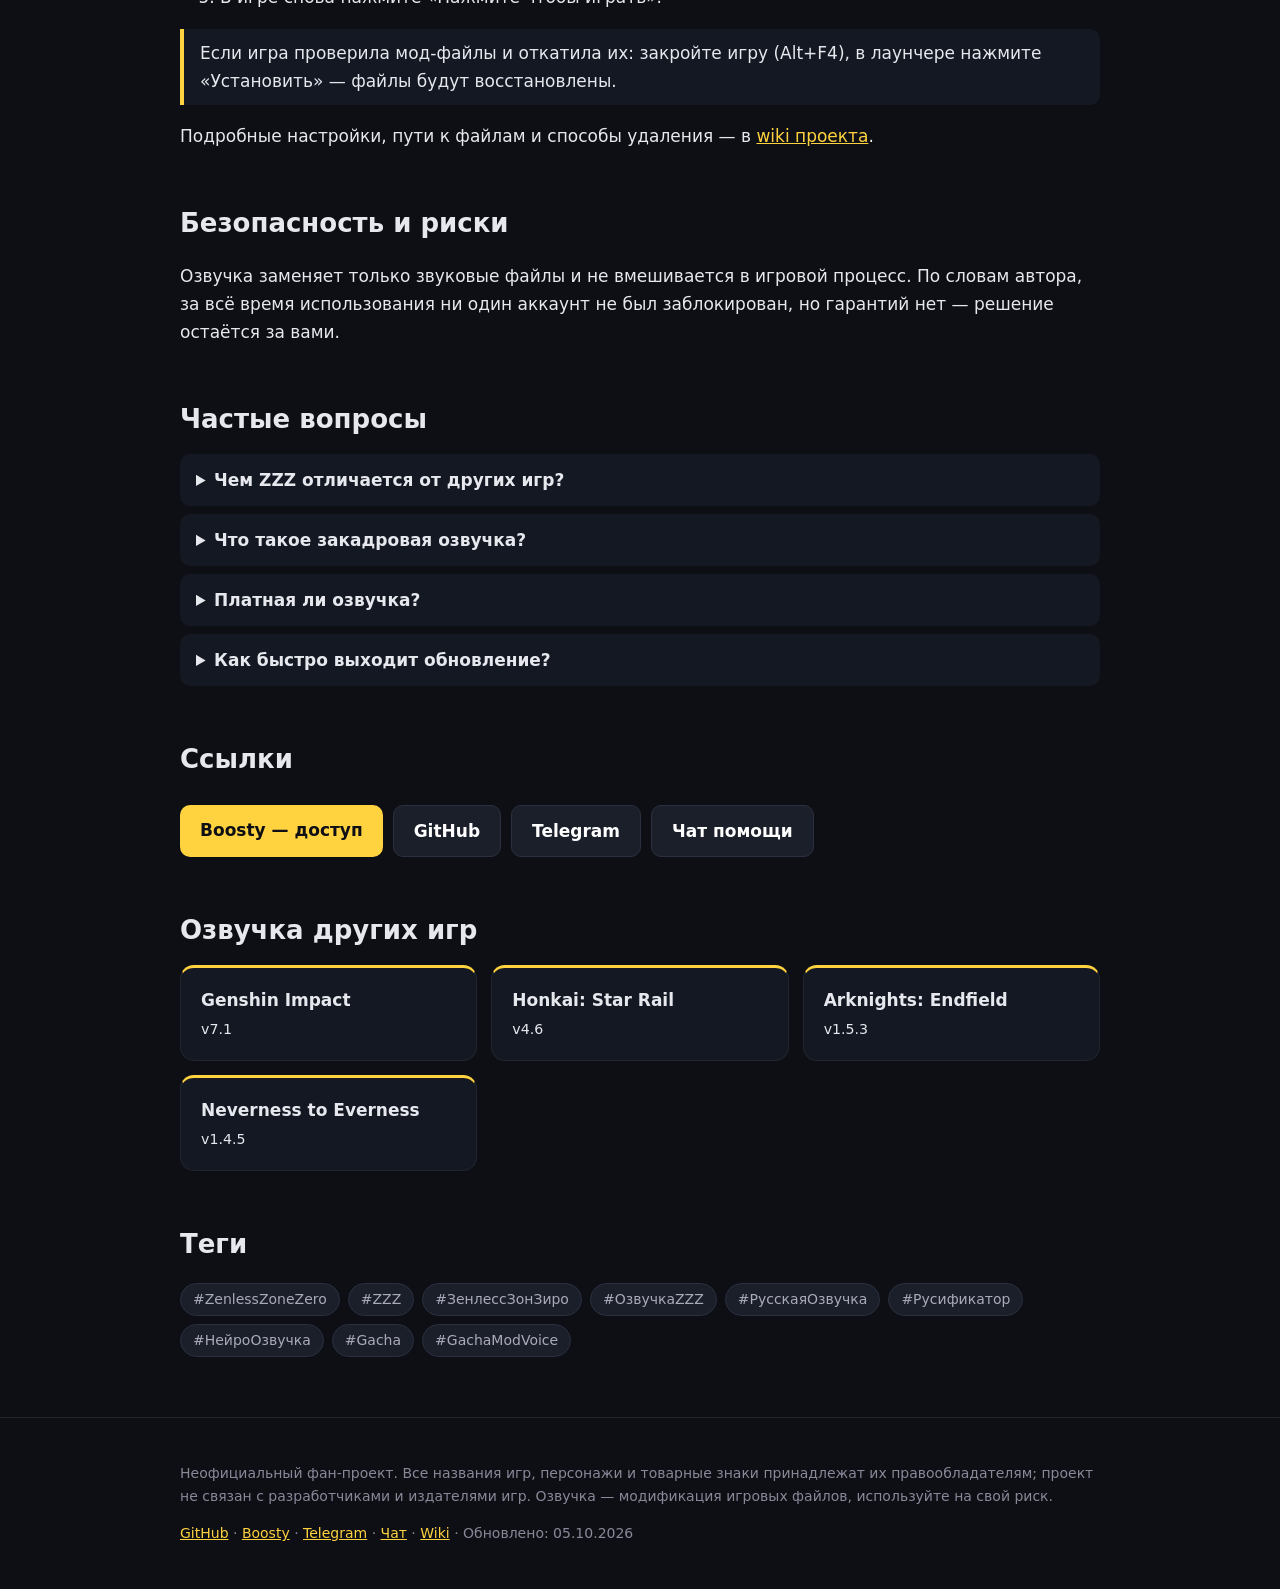
<file: docs/zenless-zone-zero/index.html>
<!doctype html><html lang="ru"><head><meta charset="utf-8"><meta name="viewport" content="width=device-width,initial-scale=1">
<title>Русская озвучка Zenless Zone Zero (Зенлесс Зон Зиро) на ПК — версия 3.2 | GachaModVoice</title><meta name="description" content="Русская нейроозвучка Zenless Zone Zero на ПК: вся игра. Актуальная версия 3.2, демо, инструкция по установке, ссылки на Boosty, GitHub и Telegram."><link rel="canonical" href="https://kramar1337.github.io/GachaModVoice/zenless-zone-zero/">
<meta property="og:type" content="website"><meta property="og:locale" content="ru_RU"><meta property="og:title" content="Русская озвучка Zenless Zone Zero (Зенлесс Зон Зиро) на ПК — версия 3.2 | GachaModVoice"><meta property="og:description" content="Русская нейроозвучка Zenless Zone Zero на ПК: вся игра. Актуальная версия 3.2, демо, инструкция по установке, ссылки на Boosty, GitHub и Telegram."><meta property="og:url" content="https://kramar1337.github.io/GachaModVoice/zenless-zone-zero/">
<meta name="twitter:card" content="summary"><link rel="icon" href="data:image/svg+xml,%3Csvg xmlns='http://www.w3.org/2000/svg' viewBox='0 0 100 100'%3E%3Ctext y='.9em' font-size='90'%3E🎙️%3C/text%3E%3C/svg%3E">
<link rel="stylesheet" href="../assets/style.css"><script type="application/ld+json">[{"@context": "https://schema.org", "@type": "BreadcrumbList", "itemListElement": [{"@type": "ListItem", "position": 1, "name": "GachaModVoice", "item": "https://kramar1337.github.io/GachaModVoice/"}, {"@type": "ListItem", "position": 2, "name": "Озвучка Zenless Zone Zero", "item": "https://kramar1337.github.io/GachaModVoice/zenless-zone-zero/"}]}, {"@context": "https://schema.org", "@type": "FAQPage", "mainEntity": [{"@type": "Question", "name": "Чем ZZZ отличается от других игр?", "acceptedAnswer": {"@type": "Answer", "text": "Установка сложнее: нужно переключать режимы Origin и Mod, чтобы игра проверила оригинальные файлы. Пошаговая схема есть ниже."}}, {"@type": "Question", "name": "Что такое закадровая озвучка?", "acceptedAnswer": {"@type": "Answer", "text": "Русская речь звучит поверх тихой оригинальной английской дорожки, поэтому сохраняются интонации актёров."}}, {"@type": "Question", "name": "Платная ли озвучка?", "acceptedAnswer": {"@type": "Answer", "text": "Да, доступ к лаунчеру и готовым озвучкам открывает подписка на Boosty: она покрывает серверы, железо и разработку. Создателям контента автор выдаёт доступ бесплатно."}}, {"@type": "Question", "name": "Как быстро выходит обновление?", "acceptedAnswer": {"@type": "Answer", "text": "Когда выходит новая версия игры, озвучка обновляется под неё в течение примерно 2 дней."}}]}, {"@context": "https://schema.org", "@type": "WebPage", "name": "Русская озвучка Zenless Zone Zero (Зенлесс Зон Зиро) на ПК — версия 3.2 | GachaModVoice", "description": "Русская нейроозвучка Zenless Zone Zero на ПК: вся игра. Актуальная версия 3.2, демо, инструкция по установке, ссылки на Boosty, GitHub и Telegram.", "inLanguage": "ru", "dateModified": "2026-10-05", "url": "https://kramar1337.github.io/GachaModVoice/zenless-zone-zero/"}]</script></head><body><style>:root{--a:#ffd23f}</style><header class="t"><div class="w"><b>🎙️ <a href="../">GachaModVoice</a></b><a href="../genshin-impact/">Genshin Impact</a><a href="../honkai-star-rail/">Honkai: Star Rail</a><a href="../zenless-zone-zero/">Zenless Zone Zero</a><a href="../arknights-endfield/">Arknights: Endfield</a><a href="../neverness-to-everness/">Neverness to Everness</a></div></header><main><section class="hero"><div class="w"><span class="badge">Поддерживается версия 3.2</span>
<h1>Русская озвучка Zenless Zone Zero <small style="font-weight:400;color:#99a">(Зенлесс Зон Зиро, ZZZ)</small></h1><p class="lead">Русская озвучка Zenless Zone Zero (ZZZ) на ПК. Здесь используется закадровый формат: оригинальные голоса актёров слышны тихо, русская озвучка идёт поверх — как при просмотре аниме.</p><div class="btns"><a class="btn p" href="https://boosty.to/kramar1337">Boosty — доступ</a><a class="btn" href="https://github.com/Kramar1337/GachaModVoice">GitHub</a><a class="btn" href="https://t.me/GachaModVoice">Telegram</a><a class="btn" href="https://t.me/GachaModVoiceChat">Чат помощи</a></div></div></section><div class="w">
<h2>Статус и поддержка</h2><table><tr><td>Игра</td><td>Zenless Zone Zero (ПК)</td></tr><tr><td>Версия игры</td><td>3.2</td></tr><tr><td>Что озвучено</td><td>Вся игра</td></tr><tr><td>Формат</td><td>Закадровая озвучка: тихая английская дорожка + русская поверх</td></tr><tr><td>Обновления</td><td>Под новый патч — в течение ~2 дней</td></tr><tr><td>Доступ</td><td>Подписка Boosty</td></tr></table>
<h2>Демо озвучки Zenless Zone Zero</h2><div class="demo" data-id="OBHy97YlnMo" style="background-image:url(https://i.ytimg.com/vi/OBHy97YlnMo/hqdefault.jpg)"><button aria-label="Смотреть демо озвучки Zenless Zone Zero">▶</button></div>
<h2>О русской озвучке Zenless Zone Zero</h2><p><b>Русская озвучка Zenless Zone Zero</b> — нейросетевой русификатор для ПК, который переозвучивает игру на русский язык. На странице — демонстрация озвучки и вся информация об установке.</p><p>Zenless Zone Zero (Зенлесс Зон Зиро) — стильная городская action RPG от HoYoverse. GachaModVoice делает для неё русскую озвучку на основе нейросетевого синтеза речи (AI voice), адаптируя оригинальные звуковые файлы под русский дубляж без вмешательства в игровой процесс.</p><p>Сейчас озвучено: вся игра. Поддерживается версия 3.2; русификатор регулярно обновляется под новые версии игры — обычно в течение 2 дней после выхода официального обновления. Установка происходит через собственный лаунчер, подробная инструкция есть на GitHub и в Telegram-канале проекта.</p><p>Помимо Zenless Zone Zero, GachaModVoice делает русскую озвучку для других гача-игр: Genshin Impact, Honkai: Star Rail, Arknights: Endfield, Neverness to Everness. В планах — Wuthering Waves, Ananta, Silver Palace, Wang Yue, Varsapura.</p><p>Ищете, где взять русскую озвучку Zenless Zone Zero, русификатор ZZZ на русском языке или как включить русскую озвучку в Zenless Zone Zero? Всё это есть в проекте GachaModVoice.</p><h2>Особенности озвучки</h2><ul class="f"><li>Озвучена вся игра</li><li>Закадровый формат: сохраняются эмоции оригинала и липсинк</li><li>Особая установка: переключение режимов Origin / Mod в лаунчере</li><li>Боевые и прочие фразы не озвучены</li></ul>
<p>Озвучка создаётся нейросетями синтеза речи с дополнительной обработкой звука. Качество не идеально: возможны ошибки в ударениях, неточная эмоциональность и рассинхрон в отдельных катсценах — автор честно описывает ограничения в <a href="https://github.com/Kramar1337/GachaModVoice#readme">README</a>.</p>
<h2>Как установить русскую озвучку Zenless Zone Zero</h2><ol><li><b>Зайдите в Boosty и оформите подписку.</b> Авторизуйтесь на Boosty, привяжите Telegram в настройках и оформите подписку у автора.</li><li><b>Активируйте доступ в Telegram.</b> В боте Boosty откройте «Доступные группы» и вступите в Launcher Subs Tech. Не выходите из группы — по ней проверяется доступ.</li><li><b>Скачайте установщик.</b> Возьмите GachaModVoiceInstaller в релизах GitHub. Файл без цифровой подписи и защищён Themida, поэтому антивирус может ругаться: разрешите запуск и добавьте папки игры и лаунчера в исключения.</li><li><b>Установите и запустите.</b> Обновите игру до последней версии, запустите установщик — он скачает лаунчер и создаст ярлык. Авторизуйтесь через бота в Telegram, выберите игру и нажмите «Начать».</li></ol><h3>Особенность установки Zenless Zone Zero</h3><ol><li>Запустите игру.</li><li>В лаунчере нажмите Origin.</li><li>В игре нажмите «Нажмите чтобы играть» и дождитесь проверки файлов.</li><li>В лаунчере переключитесь на Mod.</li><li>В игре снова нажмите «Нажмите чтобы играть».</li></ol><div class="note">Если игра проверила мод-файлы и откатила их: закройте игру (Alt+F4), в лаунчере нажмите «Установить» — файлы будут восстановлены.</div>
<p>Подробные настройки, пути к файлам и способы удаления — в <a href="https://github.com/Kramar1337/GachaModVoice/wiki">wiki проекта</a>.</p>
<h2>Безопасность и риски</h2><p>Озвучка заменяет только звуковые файлы и не вмешивается в игровой процесс. По словам автора, за всё время использования ни один аккаунт не был заблокирован, но гарантий нет — решение остаётся за вами.</p>
<h2>Частые вопросы</h2><details><summary>Чем ZZZ отличается от других игр?</summary><p>Установка сложнее: нужно переключать режимы Origin и Mod, чтобы игра проверила оригинальные файлы. Пошаговая схема есть ниже.</p></details><details><summary>Что такое закадровая озвучка?</summary><p>Русская речь звучит поверх тихой оригинальной английской дорожки, поэтому сохраняются интонации актёров.</p></details><details><summary>Платная ли озвучка?</summary><p>Да, доступ к лаунчеру и готовым озвучкам открывает подписка на Boosty: она покрывает серверы, железо и разработку. Создателям контента автор выдаёт доступ бесплатно.</p></details><details><summary>Как быстро выходит обновление?</summary><p>Когда выходит новая версия игры, озвучка обновляется под неё в течение примерно 2 дней.</p></details><h2>Ссылки</h2><div class="btns"><a class="btn p" href="https://boosty.to/kramar1337">Boosty — доступ</a><a class="btn" href="https://github.com/Kramar1337/GachaModVoice">GitHub</a><a class="btn" href="https://t.me/GachaModVoice">Telegram</a><a class="btn" href="https://t.me/GachaModVoiceChat">Чат помощи</a></div>
<h2>Озвучка других игр</h2><div class="grid" style="--c:#ffd23f"><a class="card" href="../genshin-impact/"><b>Genshin Impact</b><br><small>v7.1</small></a><a class="card" href="../honkai-star-rail/"><b>Honkai: Star Rail</b><br><small>v4.6</small></a><a class="card" href="../arknights-endfield/"><b>Arknights: Endfield</b><br><small>v1.5.3</small></a><a class="card" href="../neverness-to-everness/"><b>Neverness to Everness</b><br><small>v1.4.5</small></a></div><h2>Теги</h2><p class="tags"><span>#ZenlessZoneZero</span><span>#ZZZ</span><span>#ЗенлессЗонЗиро</span><span>#ОзвучкаZZZ</span><span>#РусскаяОзвучка</span><span>#Русификатор</span><span>#НейроОзвучка</span><span>#Gacha</span><span>#GachaModVoice</span></p></div></main><footer><div class="w"><p>Неофициальный фан-проект. Все названия игр, персонажи и товарные знаки принадлежат их правообладателям; проект не связан с разработчиками и издателями игр. Озвучка — модификация игровых файлов, используйте на свой риск.</p>
<p><a href="https://github.com/Kramar1337/GachaModVoice">GitHub</a> · <a href="https://boosty.to/kramar1337">Boosty</a> · <a href="https://t.me/GachaModVoice">Telegram</a> · <a href="https://t.me/GachaModVoiceChat">Чат</a> · <a href="https://github.com/Kramar1337/GachaModVoice/wiki">Wiki</a> · Обновлено: 05.10.2026</p></div></footer></body></html><script>document.querySelectorAll('.demo').forEach(function(e){e.onclick=function(){e.innerHTML='<iframe src="https://www.youtube-nocookie.com/embed/'+e.dataset.id+'?autoplay=1" allow="autoplay;encrypted-media;fullscreen" allowfullscreen title="Демо озвучки"></iframe>'}})</script>
</file>
<file: docs/assets/style.css>
*{box-sizing:border-box}html{scroll-behavior:smooth}body{margin:0;font:17px/1.65 system-ui,-apple-system,"Segoe UI",Roboto,sans-serif;background:#0d0f14;color:#e6e8ee}
:root{--a:#8b9bff}a{color:var(--a)}.w{max-width:960px;margin:0 auto;padding:0 20px}
header.t{border-bottom:1px solid #20242e}header.t .w{display:flex;gap:18px;align-items:center;flex-wrap:wrap;padding:14px 20px}
header.t b{margin-right:auto}header.t a{color:#aab;text-decoration:none;font-size:15px}
.hero{padding:56px 0 36px;background:radial-gradient(900px 300px at 20% -10%,color-mix(in srgb,var(--a) 28%,transparent),transparent)}
h1{font-size:clamp(28px,5vw,44px);line-height:1.15;margin:.2em 0}h2{margin:2em 0 .5em;font-size:26px}
.lead{font-size:19px;color:#c3c8d6;max-width:720px}.badge{display:inline-block;padding:3px 12px;border-radius:99px;background:color-mix(in srgb,var(--a) 20%,transparent);color:var(--a);font-size:14px;font-weight:600}
.btns{display:flex;gap:10px;flex-wrap:wrap;margin:24px 0}.btn{padding:11px 20px;border-radius:10px;background:#1b1f2a;color:#fff;text-decoration:none;font-weight:600;border:1px solid #2a3040}
.btn.p{background:var(--a);color:#0d0f14;border:0}.btn:hover{filter:brightness(1.15)}
table{width:100%;border-collapse:collapse;background:#141822;border-radius:12px;overflow:hidden}td{padding:11px 16px;border-bottom:1px solid #20242e}td:first-child{color:#99a;width:34%}
.demo{position:relative;aspect-ratio:16/9;background:#000 center/cover;border-radius:14px;overflow:hidden;border:1px solid #2a3040}.demo button{position:absolute;inset:0;width:100%;border:0;background:rgba(0,0,0,.35);color:#fff;font-size:56px;cursor:pointer}.demo iframe{width:100%;height:100%;border:0}
ul.f li,ol li{margin:.4em 0}.card{background:#141822;border:1px solid #20242e;border-radius:14px;padding:18px 20px}
.note{border-left:4px solid var(--a);padding:10px 16px;background:#141822;border-radius:0 10px 10px 0;margin:16px 0}
details{background:#141822;border-radius:10px;padding:12px 16px;margin:8px 0}summary{cursor:pointer;font-weight:600}
.grid{display:grid;grid-template-columns:repeat(auto-fit,minmax(260px,1fr));gap:14px}.grid a.card{text-decoration:none;color:inherit;border-top:3px solid var(--c)}.grid a.card:hover{background:#1a1f2b}
.tags{display:flex;flex-wrap:wrap;gap:8px}.tags span{padding:4px 12px;border-radius:99px;background:#1b1f2a;border:1px solid #2a3040;color:#aab;font-size:14px}
footer{margin-top:60px;padding:30px 0;border-top:1px solid #20242e;color:#889;font-size:14px}
</file>
